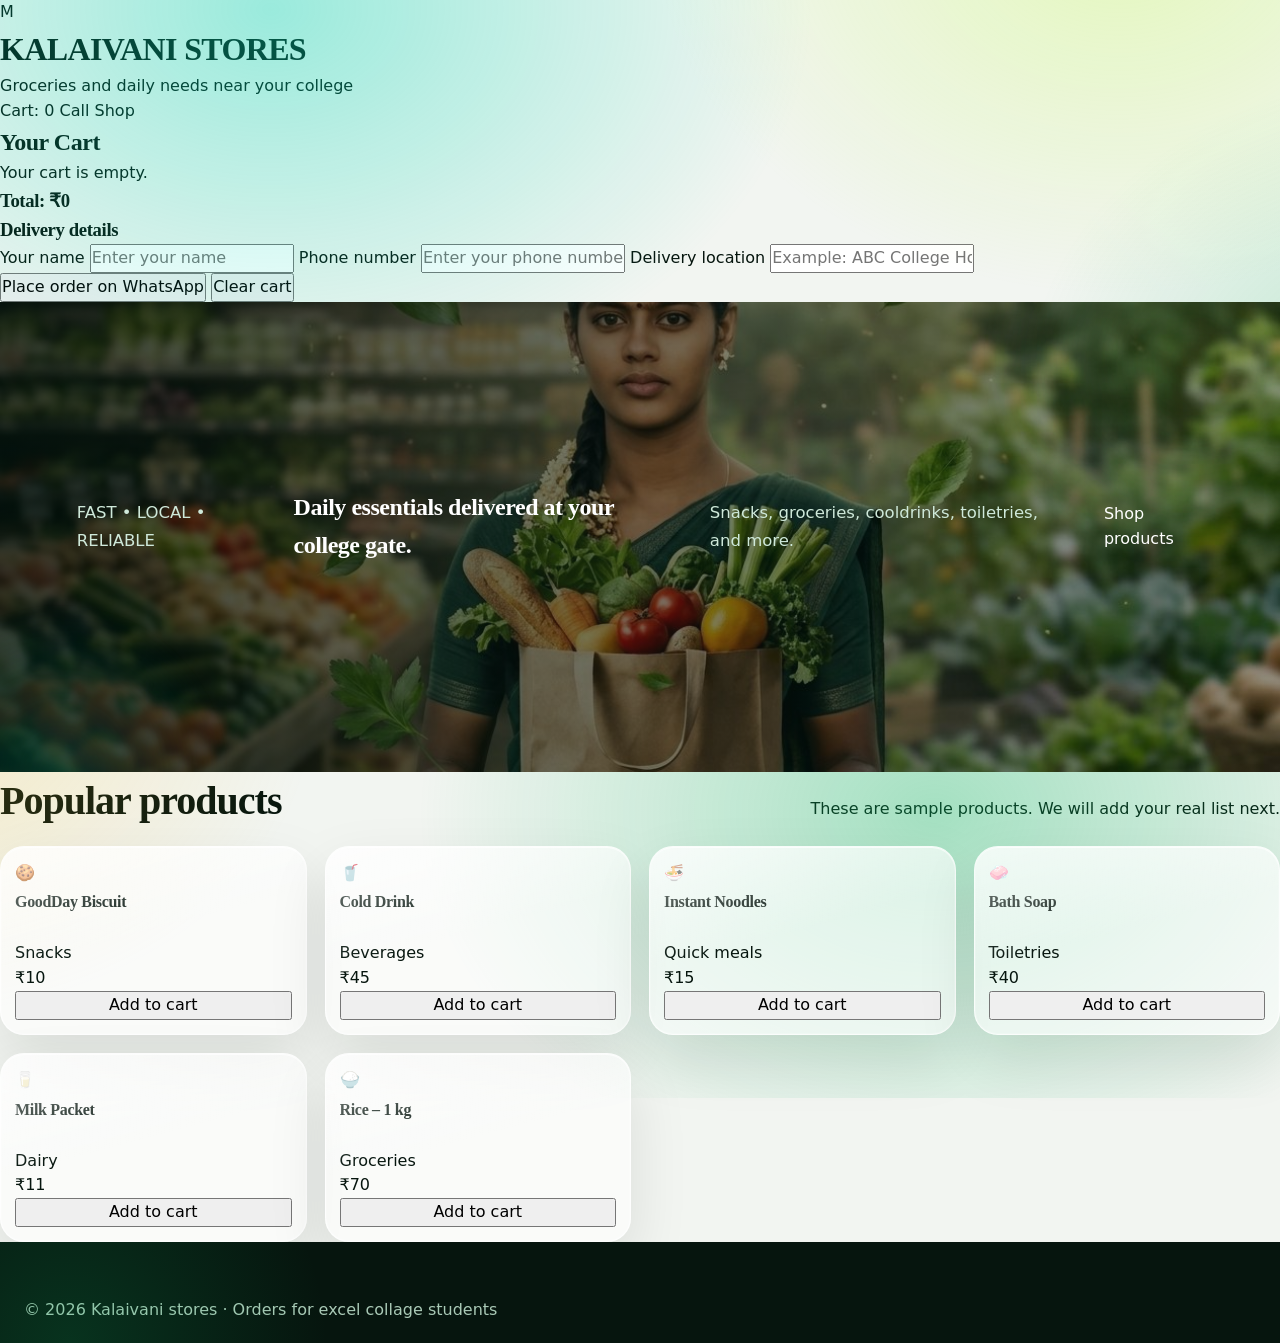
<file: intex.html>
<!DOCTYPE html>
<html lang="en">
<head>
  <meta charset="UTF-8">
  <meta name="viewport" content="width=device-width, initial-scale=1.0">
  <title>KALAIVANI STORES</title>
  <link rel="stylesheet" href="style.css">
</head>

<body>
  <header>
    <div class="logo">M</div>

    <div>
      <h1>KALAIVANI STORES</h1>
      <p>Groceries and daily needs near your college</p>
    </div>
  
<a class="cart-link" href="#cart">
  Cart: <span id="cart-count">0</span>
</a>
    <a class="call-button" href="tel:9876543210">Call Shop</a>
  </header>
<section id="cart" class="cart-section">
  <h2>Your Cart</h2>

  <div id="cart-items">
    <p>Your cart is empty.</p>
  </div>

  <h3>Total: <span id="cart-total">₹0</span></h3>

  <div class="checkout-form">
    <h3>Delivery details</h3>

    <label for="customer-name">Your name</label>
    <input id="customer-name" type="text" placeholder="Enter your name">

    <label for="customer-phone">Phone number</label>
    <input id="customer-phone" type="tel" placeholder="Enter your phone number">

    <label for="delivery-place">Delivery location</label>
    <input id="delivery-place" type="text" placeholder="Example: ABC College Hostel, Room 204">
  </div>

  <button id="whatsapp-order">Place order on WhatsApp</button>
  <button id="clear-cart">Clear cart</button>
</section>
  <main>
    <section class="hero">
      <p class="small-title">FAST • LOCAL • RELIABLE</p>
      <h2>Daily essentials delivered at your college gate.</h2>
      <p>Snacks, groceries, cooldrinks, toiletries, and more.</p>
      <a class="shop-button" href="#products">Shop products</a>
    </section>

    <section id="products">
      <div class="section-heading">
        <h2>Popular products</h2>
        <p>These are sample products. We will add your real list next.</p>
      </div>

      <div class="product-grid">
        <article class="product-card">
          <div class="product-image">🍪</div>
          <h3>GoodDay Biscuit</h3>
          <p class="category">Snacks</p>
          <p class="price">₹10</p>
          <button>Add to cart</button>
        </article>

        <article class="product-card">
          <div class="product-image">🥤</div>
          <h3>Cold Drink</h3>
          <p class="category">Beverages</p>
          <p class="price">₹45</p>
          <button>Add to cart</button>
        </article>

        <article class="product-card">
          <div class="product-image">🍜</div>
          <h3>Instant Noodles</h3>
          <p class="category">Quick meals</p>
          <p class="price">₹15</p>
          <button>Add to cart</button>
        </article>

        <article class="product-card">
          <div class="product-image">🧼</div>
          <h3>Bath Soap</h3>
          <p class="category">Toiletries</p>
          <p class="price">₹40</p>
          <button>Add to cart</button>
        </article>

        <article class="product-card">
          <div class="product-image">🥛</div>
          <h3>Milk Packet</h3>
          <p class="category">Dairy</p>
          <p class="price">₹11</p>
          <button>Add to cart</button>
        </article>

        <article class="product-card">
          <div class="product-image">🍚</div>
          <h3>Rice – 1 kg</h3>
          <p class="category">Groceries</p>
          <p class="price">₹70</p>
          <button>Add to cart</button>
        </article>
      </div>
    </section>
  </main>

  <footer>
    <p>© 2026 Kalaivani stores · Orders for excel collage students</p>
  </footer>
  <script src="script.js"></script>
</body>
</html>
</file>
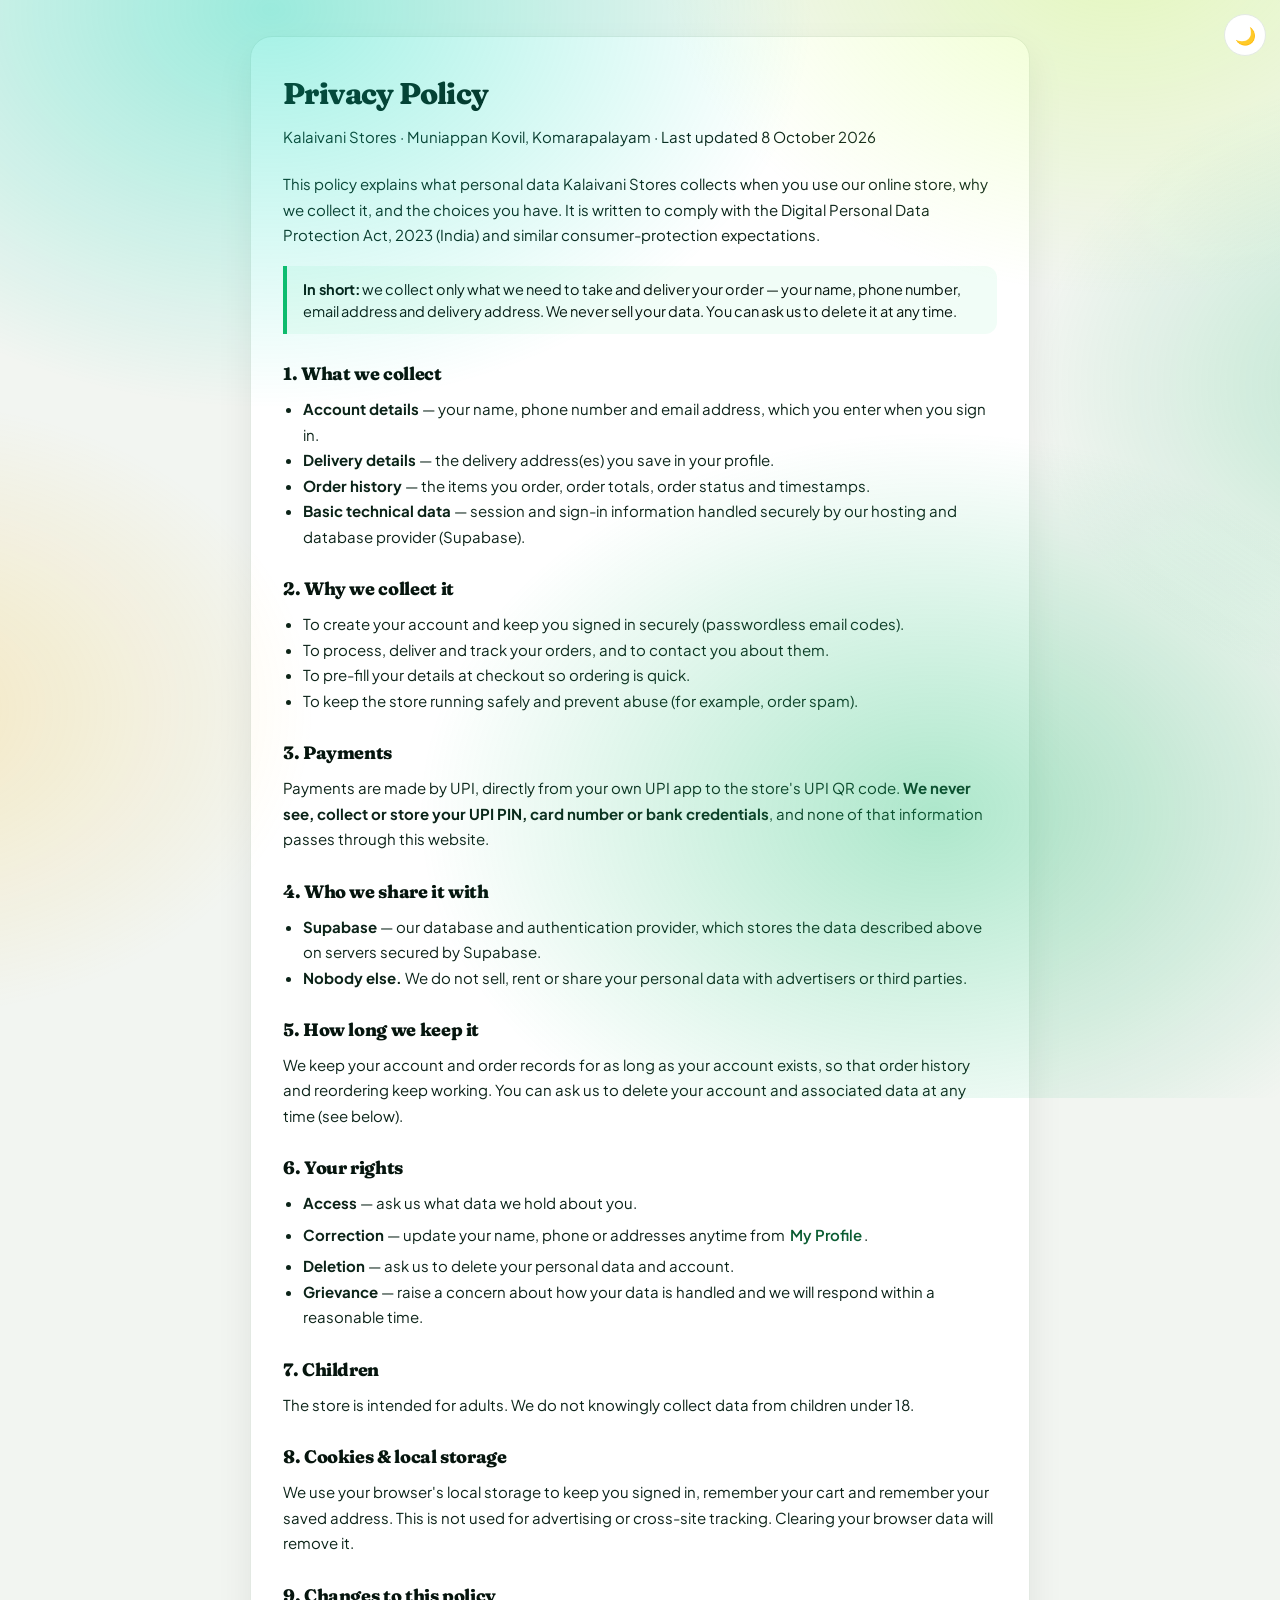
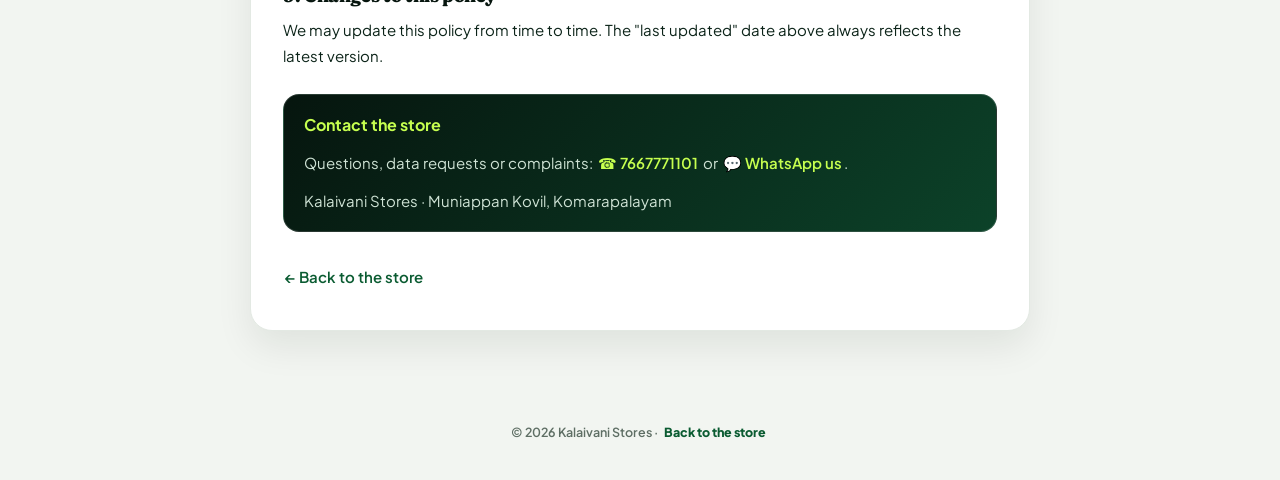
<file: privacy.html>
<!DOCTYPE html>
<html lang="en">
<head>
  <meta charset="UTF-8">
  <meta name="viewport" content="width=device-width, initial-scale=1.0, viewport-fit=cover">
  <meta name="theme-color" content="#06150E">
  <meta name="robots" content="index">
  <meta name="description" content="Privacy Policy – Kalaivani Stores. What we collect, why we collect it, and your choices under India's DPDP Act 2023.">
  <title>Privacy Policy – Kalaivani Stores</title>
    <link rel="icon" type="image/png" sizes="192x192" href="icon-192.png">
    <link rel="icon" type="image/png" sizes="32x32" href="favicon-32.png">
  <link rel="icon" type="image/png" sizes="16x16" href="favicon-16.png">
  <link rel="apple-touch-icon" href="apple-touch-icon.png">
<script>
  /* apply the stored / system theme before first paint (no flash) */
  (function () {
    var t = null;
    try { t = localStorage.getItem("ks-theme"); } catch (e) {}
    if (t !== "dark" && t !== "light") {
      t = (window.matchMedia && matchMedia("(prefers-color-scheme: dark)").matches) ? "dark" : "light";
    }
    var r = document.documentElement;
    r.setAttribute("data-theme", t);
    r.style.colorScheme = t;
  })();
</script>
<script src="theme.js?v=20261014b"></script>
<link rel="stylesheet" href="orders.css?v=20261014b">
  <link rel="preconnect" href="https://fonts.googleapis.com">
  <link rel="preconnect" href="https://fonts.gstatic.com" crossorigin>
  <link href="https://fonts.googleapis.com/css2?family=Fraunces:opsz,wght,SOFT,WONK@9..144,100..900,0..100,0..1&family=Plus+Jakarta+Sans:wght@400;500;600;700;800&display=swap" rel="stylesheet">
  <style>
    .legal-wrap{max-width:820px;margin:0 auto;padding:36px 20px 64px}
    .legal-card{background:var(--surface);border:1px solid var(--line);border-radius:22px;padding:34px 32px;box-shadow:var(--shadow)}
    .legal-card h1{font-family:Fraunces,serif;font-size:1.875rem;margin:0 0 6px;letter-spacing:-.02em}
    .legal-updated{color:var(--muted);font-size:0.84375rem;margin:0 0 22px}
    .legal-card h2{font-size:1.125rem;margin:26px 0 8px;color:var(--ink)}
    .legal-card p,.legal-card li{font-size:0.9375rem;line-height:1.7;color:var(--ink-2)}
    .legal-card ul{padding-left:20px;margin:8px 0}
    .legal-card a{color:var(--green-800);font-weight:600}
    .legal-note{background:var(--green-50);border-left:4px solid var(--green);padding:12px 16px;border-radius:0 12px 12px 0;margin:18px 0;font-size:0.90625rem}
    .legal-contact{background:var(--grad-ink);color:#e8f3ea;border:1px solid rgba(255,255,255,.14);border-radius:16px;padding:18px 20px;margin-top:26px}
    .legal-contact strong{color:#c6ff4f}
    .legal-contact p{color:#cfe3d5;margin:6px 0 0}
    .legal-contact a{color:#c6ff4f}
    /* MOBILE FIX (390px audit): comfortable tap targets on contact links */
    .legal-card a,.legal-contact a{display:inline-block;padding:6px 2px}
  </style>
  <link rel="canonical" href="https://kalaivanistores.in/privacy.html">
  <meta property="og:type" content="website">
  <meta property="og:site_name" content="Kalaivani Stores">
  <meta property="og:title" content="Privacy Policy - Kalaivani Stores">
  <meta property="og:description" content="Privacy Policy - Kalaivani Stores. What we collect, why we collect it, and your choices under India's DPDP Act 2023.">
  <meta property="og:url" content="https://kalaivanistores.in/privacy.html">
  <meta property="og:image" content="https://kalaivanistores.in/hero-bg.jpg">
  <meta property="og:image:alt" content="Kalaivani Stores – everyday groceries delivered locally">
  <meta name="twitter:card" content="summary_large_image">
  <meta name="twitter:title" content="Privacy Policy - Kalaivani Stores">
  <meta name="twitter:description" content="Privacy Policy - Kalaivani Stores. What we collect, why we collect it, and your choices under India's DPDP Act 2023.">
  <meta name="twitter:image" content="https://kalaivanistores.in/hero-bg.jpg">
  <link rel="manifest" href="manifest.webmanifest">
  <script>if ("serviceWorker" in navigator && location.protocol.indexOf("http") === 0) { window.addEventListener("load", function () { navigator.serviceWorker.register("sw.js").catch(function () {}); }); }</script>
</head>
<body>
  <button class="theme-toggle theme-toggle--float" type="button" data-theme-toggle aria-label="Switch to dark theme" title="Switch to dark theme"><span data-theme-icon aria-hidden="true">🌙</span></button>
  <main class="legal-wrap">
    <div class="legal-card">
      <h1>Privacy Policy</h1>
      <p class="legal-updated">Kalaivani Stores · Muniappan Kovil, Komarapalayam · Last updated 8 October 2026</p>

      <p>This policy explains what personal data Kalaivani Stores collects when you use our online store, why we collect it, and the choices you have. It is written to comply with the Digital Personal Data Protection Act, 2023 (India) and similar consumer-protection expectations.</p>

      <div class="legal-note">
        <strong>In short:</strong> we collect only what we need to take and deliver your order — your name, phone number, email address and delivery address. We never sell your data. You can ask us to delete it at any time.
      </div>

      <h2>1. What we collect</h2>
      <ul>
        <li><strong>Account details</strong> — your name, phone number and email address, which you enter when you sign in.</li>
        <li><strong>Delivery details</strong> — the delivery address(es) you save in your profile.</li>
        <li><strong>Order history</strong> — the items you order, order totals, order status and timestamps.</li>
        <li><strong>Basic technical data</strong> — session and sign-in information handled securely by our hosting and database provider (Supabase).</li>
      </ul>

      <h2>2. Why we collect it</h2>
      <ul>
        <li>To create your account and keep you signed in securely (passwordless email codes).</li>
        <li>To process, deliver and track your orders, and to contact you about them.</li>
        <li>To pre-fill your details at checkout so ordering is quick.</li>
        <li>To keep the store running safely and prevent abuse (for example, order spam).</li>
      </ul>

      <h2>3. Payments</h2>
      <p>Payments are made by UPI, directly from your own UPI app to the store's UPI QR code. <strong>We never see, collect or store your UPI PIN, card number or bank credentials</strong>, and none of that information passes through this website.</p>

      <h2>4. Who we share it with</h2>
      <ul>
        <li><strong>Supabase</strong> — our database and authentication provider, which stores the data described above on servers secured by Supabase.</li>
        <li><strong>Nobody else.</strong> We do not sell, rent or share your personal data with advertisers or third parties.</li>
      </ul>

      <h2>5. How long we keep it</h2>
      <p>We keep your account and order records for as long as your account exists, so that order history and reordering keep working. You can ask us to delete your account and associated data at any time (see below).</p>

      <h2>6. Your rights</h2>
      <ul>
        <li><strong>Access</strong> — ask us what data we hold about you.</li>
        <li><strong>Correction</strong> — update your name, phone or addresses anytime from <a href="profile.html">My Profile</a>.</li>
        <li><strong>Deletion</strong> — ask us to delete your personal data and account.</li>
        <li><strong>Grievance</strong> — raise a concern about how your data is handled and we will respond within a reasonable time.</li>
      </ul>

      <h2>7. Children</h2>
      <p>The store is intended for adults. We do not knowingly collect data from children under 18.</p>

      <h2>8. Cookies &amp; local storage</h2>
      <p>We use your browser's local storage to keep you signed in, remember your cart and remember your saved address. This is not used for advertising or cross-site tracking. Clearing your browser data will remove it.</p>

      <h2>9. Changes to this policy</h2>
      <p>We may update this policy from time to time. The "last updated" date above always reflects the latest version.</p>

      <div class="legal-contact">
        <strong>Contact the store</strong>
        <p>Questions, data requests or complaints: <a href="tel:7667771101">☎ 7667771101</a> or <a href="https://wa.me/917667771101" target="_blank" rel="noopener">💬 WhatsApp us</a>.</p>
        <p>Kalaivani Stores · Muniappan Kovil, Komarapalayam</p>
      </div>

      <p style="margin-top:26px"><a href="./index.html">← Back to the store</a></p>
    </div>
  </main>

  <footer class="page-footer">© 2026 Kalaivani Stores · <a href="./index.html">Back to the store</a></footer>
</body>
</html>
</file>
<file: style.css>
/* =============================================================
   KALAIVANI STORES — v4 "Fresh Market"
   Display type : Fraunces (soft serif, Plush-like) · Body : Plus Jakarta Sans
   Palette      : deep ink green + electric green + lime + teal
   ============================================================= */
:root{
  /* surfaces */
  --ink:#06150E;
  --ink-2:#0B2318;
  --ink-3:#123A26;
  --surface:#fff;
  --bg:#F2F5F1;
  --cream:#FBFCF9;

  /* greens */
  --green-950:#042614;
  --green-900:#073A1F;
  --green-800:#0A5B31;
  --green:#0FB967;
  --green-600:#0AA85D;
  --green-100:#E3FBEF;
  --green-50:#F1FDF7;

  /* accents */
  --lime:#C6FF4F;
  --teal:#00D9B8;
  --amber:#FFB020;
  --orange:#FF9F1C;
  --red:#E5484D;
  --red-text:#C1272D;           /* darker red for TEXT on light backgrounds (AA contrast) */
  --wa:#25D366;

  /* text + lines */
  --muted:#5E6E64;
  --line:#E3E9E3;

  /* effects */
  --grad:linear-gradient(120deg,#0A5B31,#0FB967 58%,#00D9B8);
  --grad-ink:linear-gradient(135deg,#06150E,#0C4229);
  --grad-lime:linear-gradient(120deg,#C6FF4F,#00D9B8);
  --grad-hero:radial-gradient(1100px 620px at 12% -10%,rgba(15,185,103,.45),transparent 60%),
              radial-gradient(820px 560px at 88% 18%,rgba(0,217,184,.34),transparent 62%),
              radial-gradient(700px 520px at 55% 130%,rgba(198,255,79,.20),transparent 60%),
              linear-gradient(150deg,#04180F,#062418 45%,#08351F);
  --shadow:0 16px 36px rgba(6,21,14,.08);
  --shadow-lg:0 34px 76px rgba(6,21,14,.18);
  --shadow-hover:0 26px 54px rgba(6,21,14,.15);

  /* shape */
  --radius:26px;
  --radius-sm:16px;
  --pill:999px;

  /* type */
  --font-display:"Fraunces","Plus Jakarta Sans",Georgia,"Times New Roman",serif;
  --font-body:"Plus Jakarta Sans",ui-sans-serif,system-ui,-apple-system,"Segoe UI",Arial,sans-serif;
  /* Fraunces variable axes — rounded "soft serif" character (Plush-like) */
  --display-axes:"SOFT" 60,"WONK" 0;

  /* glassmorphism */
  --glass-bg:rgba(255,255,255,.4);
  --glass-bg-strong:rgba(255,255,255,.58);
  --glass-line:rgba(255,255,255,.7);
  --glass-line-strong:rgba(255,255,255,.85);
  --glass-shadow:0 24px 60px rgba(6,21,14,.1);
  --glass-shadow-hover:0 30px 70px rgba(6,21,14,.16);
  --glass-edge:inset 0 1px 0 rgba(255,255,255,.65),inset 0 0 0 1px rgba(255,255,255,.16);
  --frost:blur(24px) saturate(160%);
  --frost-soft:blur(16px) saturate(150%);

  accent-color:var(--green);
  color-scheme:light;

  /* ---- surfaces used by individual components (light values) ----
     declared here so dark mode can simply redefine the tokens ---- */
  --surface-2:#F6F8F5;        /* faint fill: steppers, track button */
  --field:#fff;               /* inputs, search box */
  --chip:#fff;                /* small badges / stock pill */
  --sheen:linear-gradient(165deg,rgba(255,255,255,.6),rgba(255,255,255,0) 46%);
  --glass-soft:rgba(255,255,255,.5);
  --glass-mid:rgba(255,255,255,.44);
  --glass-hover:rgba(255,255,255,.72);
  --glass-top:rgba(255,255,255,.86);
  --on-ink:#fff;              /* text colour sitting on var(--ink) */
  --line-soft:rgba(6,21,14,.14);
  --edge-light:inset 0 1px 0 rgba(255,255,255,.9);
  --scrim:rgba(6,21,14,.30);
  --drawer-bg:linear-gradient(155deg,rgba(255,255,255,.8),rgba(246,248,245,.6));
  --sticky-bg:rgba(242,245,241,.55); /* translucent bar behind the sticky category strip */
  --sticky-shadow:rgba(6,21,14,.06);
  --footer-muted:#7EA28C;
  --on-ink-accent:#C6FF4F;      /* accent text on var(--ink) */
  --on-lime:#06150E;           /* text on a lime surface — dark in BOTH themes */
  --footer-bg:#06150E;         /* footer stays dark in both themes */

  --thumb:#C4D2C6;
  --thumb-hover:#9DB5A3;
  --pv-grad:linear-gradient(155deg,#EAFBF1,#DCF7E8 55%,#E9F6FF);
  --pv-grad-hover:linear-gradient(155deg,#DFF8EC,#CFF3E1 55%,#E1F5FF);
  --oos-bg:rgba(255,250,235,.9);
  --warn-soft:rgba(255,247,224,.7);
  --warn-soft-2:rgba(255,247,224,.9);
  --fg-warn:#8A6400;
  --fg-warn-2:#B0710A;
  --qty-bg:#F2FBF6;
}

/* =============================================================
   DARK THEME — applied when <html data-theme="dark">
   (theme.js writes that attribute from the stored choice or
   from prefers-color-scheme)
   ============================================================= */
:root[data-theme="dark"]{
  /* text flips to light */
  --ink:#EAF3EC;
  --ink-2:#D6E6DB;
  --ink-3:#BFD6C7;
  --muted:#9DB3A5;
  --on-ink:#06231A;

  /* surfaces go deep green-black */
  --bg:#07110B;
  --cream:#0C1A11;
  --surface:#0F2117;
  --surface-2:#0A1810;
  --field:#132A1D;
  --chip:#16301F;

  /* greens recoloured so they stay legible on dark */
  --green:#16D07E;
  --green-600:#12C470;
  --green-800:#6FE0A6;
  --green-900:#A9EEC8;
  --green-950:#D3F6E3;
  --green-100:#10281C;
  --green-50:#0C2015;

  --red:#FF7A80;
  --red-text:#FF7A80;
  --wa:#35DE7A;
  --amber:#FFC24D;
  --orange:#FFB443;

  --line:#21382B;
  --line-soft:rgba(255,255,255,.14);

  /* shadows read as depth against near-black */
  --shadow:0 16px 36px rgba(0,0,0,.45);
  --shadow-lg:0 34px 76px rgba(0,0,0,.62);
  --shadow-hover:0 26px 54px rgba(0,0,0,.55);

  /* glass: same idea, low-alpha white over a dark base */
  --glass-bg:rgba(255,255,255,.05);
  --glass-bg-strong:rgba(255,255,255,.08);
  --glass-soft:rgba(255,255,255,.05);
  --glass-mid:rgba(255,255,255,.05);
  --glass-hover:rgba(255,255,255,.10);
  --glass-top:rgba(255,255,255,.09);
  --glass-line:rgba(255,255,255,.12);
  --glass-line-strong:rgba(255,255,255,.18);
  --glass-shadow:0 24px 60px rgba(0,0,0,.5);
  --glass-shadow-hover:0 30px 70px rgba(0,0,0,.6);
  --glass-edge:inset 0 1px 0 rgba(255,255,255,.08),inset 0 0 0 1px rgba(255,255,255,.04);
  --edge-light:inset 0 1px 0 rgba(255,255,255,.10);
  --frost:blur(24px) saturate(140%);

  --sheen:linear-gradient(165deg,rgba(255,255,255,.07),rgba(255,255,255,0) 46%);
  --scrim:rgba(0,0,0,.6);
  --drawer-bg:linear-gradient(155deg,rgba(24,42,33,.94),rgba(9,20,14,.9));
  --sticky-bg:rgba(7,17,11,.88);        /* dark bar — the light value was washing out muted text */
  --sticky-shadow:rgba(0,0,0,.5);
  --footer-muted:#8FB39C;
  --on-ink-accent:#0A5B31;
  --on-lime:#06231A;           /* lime stays bright, so its text stays dark */
  --footer-bg:#050D08;

  --thumb:#2E4636;
  --thumb-hover:#3E5C48;
  --pv-grad:linear-gradient(155deg,#0E2419,#10301F 55%,#0D2A2E);
  --pv-grad-hover:linear-gradient(155deg,#123326,#143C2A 55%,#113437);
  --oos-bg:rgba(28,22,8,.88);
  --warn-soft:rgba(255,176,32,.14);
  --warn-soft-2:rgba(255,176,32,.18);
  --fg-warn:#FFD48A;
  --fg-warn-2:#FFC97A;
  --qty-bg:#0C2015;
  color-scheme:dark;
}

*{box-sizing:border-box;margin:0;padding:0}
[hidden]{display:none!important}
html{scroll-behavior:smooth;-webkit-text-size-adjust:100%;overflow-x:clip}
html,body{max-width:100%;overflow-x:clip}
body{
  font-family:var(--font-body);
  background:var(--bg);
  color:var(--ink);
  line-height:1.55;
  font-variation-settings:var(--display-axes);
  -webkit-font-smoothing:antialiased;
  text-rendering:optimizeLegibility;
  overscroll-behavior-x:none;
}
body::before{
  content:"";position:fixed;inset:-22%;z-index:0;pointer-events:none;
  background:
    radial-gradient(42% 44% at 30% 16%,rgba(0,217,184,.36),transparent 70%),
    radial-gradient(36% 40% at 76% 10%,rgba(198,255,79,.32),transparent 70%),
    radial-gradient(40% 42% at 66% 78%,rgba(15,185,103,.34),transparent 70%),
    radial-gradient(32% 34% at 10% 70%,rgba(255,191,32,.22),transparent 70%),
    radial-gradient(30% 34% at 92% 45%,rgba(15,185,103,.24),transparent 70%);
  animation:blobDrift 26s ease-in-out infinite alternate;
  will-change:transform;
}
@keyframes blobDrift{
  from{transform:translate3d(-2.2%,-1.4%,0) scale(1)}
  to{transform:translate3d(2.4%,1.8%,0) scale(1.07)}
}
/* Freeze the ambient blobs while the user scrolls - less GPU load, smoother feel */
body.scroll-busy::before{animation-play-state:paused}
h1,h2,h3,.display{font-family:var(--font-display);letter-spacing:-.02em;font-weight:800}
h1,h2{font-variation-settings:var(--display-axes)}
a{color:inherit;text-decoration:none}
button,input,select,textarea{font:inherit}
button{cursor:pointer;touch-action:manipulation;-webkit-tap-highlight-color:transparent;
  transition:background-color .16s,color .16s,border-color .16s,transform .16s,box-shadow .16s}
a,select,.cat-tab,.qty-btn,.ci-btn,.float-cart{-webkit-tap-highlight-color:transparent}
button:focus-visible,a:focus-visible,input:focus-visible,select:focus-visible{outline:3px solid var(--amber);outline-offset:2px}
::selection{background:var(--lime);color:var(--on-lime)}
::-webkit-scrollbar{width:11px;height:11px}
::-webkit-scrollbar-thumb{background:var(--thumb);border-radius:999px;border:3px solid var(--bg)}
::-webkit-scrollbar-thumb:hover{background:var(--thumb-hover)}
::-webkit-scrollbar-track{background:transparent}

.skip-link{position:absolute;left:-9999px;top:auto;width:1px;height:1px;overflow:hidden;clip:rect(0 0 0 0)}
.skip-link:focus{position:fixed;left:16px;top:16px;width:auto;height:auto;clip:auto;background:var(--ink);color:var(--on-ink-accent);
  padding:11px 18px;border-radius:var(--pill);z-index:999;font-weight:800;font-size:0.8125rem}

main,#shop{scroll-margin-top:120px}

/* ============================ HEADER ========================= */
.site-header{
  height:78px;background:var(--glass-top);
  backdrop-filter:blur(18px) saturate(1.6);-webkit-backdrop-filter:blur(18px) saturate(1.6);
  border-bottom:1px solid var(--line);
  box-shadow:0 10px 34px rgba(6,21,14,.06);
  display:flex;align-items:center;gap:20px;
  padding:0 max(5%,calc((100% - 1320px)/2));
  position:sticky;top:0;z-index:100;
}
.brand{display:flex;align-items:center;gap:12px;min-width:236px}
.logo-mark{
  width:46px;height:46px;border-radius:15px;background:var(--grad-ink);color:var(--lime);
  display:grid;place-items:center;font-family:var(--font-display);font-weight:800;font-size:0.9375rem;
  letter-spacing:.5px;box-shadow:0 8px 20px rgba(6,21,14,.28);flex:none;
  border:1px solid rgba(198,255,79,.28);
}
.logo-img{width:46px;height:46px;border-radius:15px;object-fit:cover;display:block;flex:none;
  background:var(--field);box-shadow:0 8px 20px rgba(6,21,14,.28)}
.brand strong{display:block;font-family:var(--font-display);font-size:1.1875rem;font-weight:800;letter-spacing:-.3px}
.brand small{display:block;color:var(--muted);font-size:0.6875rem;font-weight:600;margin-top:1px;letter-spacing:.1px}

.header-search{
  min-height:48px;display:flex;align-items:center;gap:11px;
  background:var(--surface);border:1.5px solid var(--line);border-radius:var(--pill);
  padding:0 17px;flex:1;max-width:560px;margin:auto;
  transition:border-color .16s,box-shadow .16s,background-color .16s;
}
.header-search>span{font-size:1.375rem;line-height:0;color:#8B9A8F}
.header-search input{border:0;background:transparent;outline:0;width:100%;font-size:0.90625rem;font-weight:600;color:var(--ink)}
.header-search input::placeholder{color:#9AA79E;font-weight:500}
.header-search:focus-within{border-color:var(--green);background:var(--field);box-shadow:0 0 0 4px rgba(15,185,103,.14)}
.icon-btn{border:0;background:transparent;color:#8B9A8F;font-size:1.375rem;display:none}

.header-actions{display:flex;gap:9px}
.call-btn,.cart-btn,.track-btn{
  min-height:44px;border-radius:var(--pill);padding:0 17px;display:flex;align-items:center;gap:8px;
  font-size:0.8125rem;font-weight:800;letter-spacing:-.1px;
}
.call-btn{border:1.5px solid var(--line);background:var(--field);color:var(--ink)}
.call-btn:hover{border-color:var(--green);color:var(--green-800);transform:translateY(-2px);box-shadow:var(--shadow)}
.track-btn{border:1.5px solid var(--line-soft);background:var(--surface-2);color:var(--ink);cursor:pointer}
.track-btn:hover{background:var(--ink);color:var(--on-ink-accent);border-color:var(--ink);transform:translateY(-2px)}
.cart-btn{border:0;background:var(--grad);color:#fff;position:relative;box-shadow:0 10px 24px rgba(15,185,103,.32)}
.cart-btn:hover{transform:translateY(-2px);box-shadow:0 14px 30px rgba(15,185,103,.42)}
.cart-badge{position:absolute;right:-6px;top:-6px;background:var(--red);min-width:21px;height:21px;padding:0 5px;
  border-radius:var(--pill);display:none;place-items:center;font-size:0.65625rem;font-weight:800;
  border:2px solid #fff;box-shadow:0 4px 10px rgba(229,72,77,.45)}

/* ======================= THEME TOGGLE ======================== */
.theme-toggle{
  width:46px;min-height:46px;flex:none;display:grid;place-items:center;
  border:1px solid var(--glass-line-strong);border-radius:15px;
  background:var(--glass-soft);
  backdrop-filter:blur(12px) saturate(1.5);-webkit-backdrop-filter:blur(12px) saturate(1.5);
  color:var(--ink);cursor:pointer;font-size:1.1875rem;line-height:1;padding:0;
  box-shadow:0 6px 18px rgba(6,21,14,.12),var(--edge-light);
  transition:background-color .16s,box-shadow .16s,transform .16s;
}
.theme-toggle:hover{background:var(--glass-hover);transform:translateY(-2px);
  box-shadow:0 10px 24px rgba(6,21,14,.18),var(--edge-light)}
.theme-toggle:focus-visible{outline:3px solid var(--green);outline-offset:2px}
/* pages without a header (login, privacy) pin it to the corner */
.theme-toggle--float{position:fixed;top:14px;right:14px;z-index:320;background:var(--glass-top)}

/* =================== NAV DRAWER (☰ left, glassmorphism) ====== */
.nav-toggle{
  width:46px;height:46px;flex:none;display:grid;place-items:center;
  border:1px solid var(--glass-line-strong);border-radius:15px;
  background:var(--glass-soft);
  backdrop-filter:blur(12px) saturate(1.5);-webkit-backdrop-filter:blur(12px) saturate(1.5);
  color:var(--ink);cursor:pointer;
  box-shadow:0 6px 18px rgba(6,21,14,.12),var(--edge-light);
  transition:background-color .16s,box-shadow .16s,transform .16s}
.nav-toggle:hover{background:var(--glass-hover);transform:translateY(-2px);
  box-shadow:0 10px 24px rgba(6,21,14,.18),var(--edge-light)}
/* animated bars ☰ → ✕ (driven by aria-expanded) */
.nav-bars{position:relative;display:block;width:21px;height:15px}
.nav-bars i{position:absolute;left:0;width:100%;height:2.5px;border-radius:3px;background:currentColor;
  transition:transform .3s cubic-bezier(.4,0,.2,1),opacity .18s,top .3s cubic-bezier(.4,0,.2,1)}
.nav-bars i:nth-child(1){top:0}
.nav-bars i:nth-child(2){top:6px}
.nav-bars i:nth-child(3){top:12px}
.nav-toggle[aria-expanded="true"] .nav-bars i:nth-child(1){top:6px;transform:rotate(45deg)}
.nav-toggle[aria-expanded="true"] .nav-bars i:nth-child(2){opacity:0;transform:scaleX(.2)}
.nav-toggle[aria-expanded="true"] .nav-bars i:nth-child(3){top:6px;transform:rotate(-45deg)}

.nav-backdrop{
  position:fixed;inset:0;background:var(--scrim);
  backdrop-filter:blur(12px) saturate(1.3);-webkit-backdrop-filter:blur(12px) saturate(1.3);
  opacity:0;visibility:hidden;z-index:1190;
  transition:opacity .28s,visibility 0s linear .28s}
.nav-backdrop.open{opacity:1;visibility:visible;transition:opacity .28s,visibility 0s}
/* the glass header stays above the veil while open so ☰→✕ stays visible/tappable */
body.nav-open .site-header{position:sticky;top:0;z-index:1210}
.nav-drawer{
  position:fixed;top:var(--hdr-h,78px);left:0;bottom:0;width:min(320px,86vw);z-index:1200;
  display:flex;flex-direction:column;
  background:var(--drawer-bg);
  backdrop-filter:blur(26px) saturate(1.8);-webkit-backdrop-filter:blur(26px) saturate(1.8);
  border-right:1px solid var(--glass-line-strong);
  box-shadow:14px 0 46px rgba(6,21,14,.22);
  transform:translateX(-101%);visibility:hidden;
  transition:transform .3s cubic-bezier(.4,0,.2,1),visibility 0s linear .3s}
.nav-drawer.open{transform:translateX(0);visibility:visible;
  transition:transform .3s cubic-bezier(.4,0,.2,1),visibility 0s}
.nav-drawer-list{flex:1;display:flex;flex-direction:column;gap:7px;padding:14px 12px;overflow-y:auto}
.nav-item{
  display:flex;align-items:center;gap:14px;padding:14px 16px;
  font-family:inherit;font-size:0.9375rem;font-weight:700;color:var(--ink);
  text-decoration:none;text-align:left;cursor:pointer;
  background:var(--glass-soft);border:1px solid var(--glass-line-strong);border-radius:14px;
  box-shadow:0 4px 14px rgba(6,21,14,.07);
  transition:background-color .16s,padding-left .16s,box-shadow .16s}
.nav-item:hover{background:var(--glass-hover);padding-left:22px;
  box-shadow:0 8px 22px rgba(6,21,14,.13)}
.nav-item-logout{color:var(--red-text)}
.nav-item-logout:hover{background:rgba(255,238,238,.92)}
/* theme switch row - light/dark toggle lives inside the drawer */
.nav-drawer-theme{
  display:flex;align-items:center;gap:12px;width:calc(100% - 24px);
  margin:0 12px 8px;padding:13px 16px;
  background:var(--glass-mid);border:1px solid var(--glass-line);border-radius:14px;
  backdrop-filter:blur(8px);-webkit-backdrop-filter:blur(8px);
  color:var(--ink);font-family:inherit;font-size:0.875rem;font-weight:800;
  cursor:pointer;text-align:left;transition:background-color .16s;
}
.nav-drawer-theme:hover{background:var(--glass-hover)}
.nav-drawer-theme:focus-visible{outline:3px solid var(--green);outline-offset:2px}
.nav-drawer-theme .dt-label{flex:1}
.switch{position:relative;flex:none;width:44px;height:26px;border-radius:999px;
  background:var(--field);border:1.5px solid var(--line);transition:background-color .2s,border-color .2s}
.switch i{position:absolute;top:2px;left:2px;width:19px;height:19px;border-radius:50%;
  background:var(--muted);transition:transform .2s,background-color .2s}
html[data-theme="dark"] .nav-drawer-theme .switch{background:var(--green);border-color:var(--green)}
html[data-theme="dark"] .nav-drawer-theme .switch i{transform:translateX(18px);background:#06231A}
.nav-drawer-foot{
  margin:4px 12px 14px;padding:13px 16px;
  background:var(--glass-mid);border:1px solid var(--glass-line);border-radius:14px;
  backdrop-filter:blur(8px);-webkit-backdrop-filter:blur(8px);
  font-size:0.78125rem;color:var(--muted);line-height:1.7}
.nav-drawer-foot a{color:var(--green-800);font-weight:700;text-decoration:none}
/* items float in one-by-one whenever the drawer opens */
.nav-drawer.open .nav-item{animation:navIn .38s cubic-bezier(.2,.8,.3,1) both}
.nav-drawer.open .nav-item:nth-child(1){animation-delay:.05s}
.nav-drawer.open .nav-item:nth-child(2){animation-delay:.12s}
.nav-drawer.open .nav-item:nth-child(3){animation-delay:.19s}
.nav-drawer.open .nav-item:nth-child(4){animation-delay:.26s}
@keyframes navIn{from{opacity:0;transform:translateX(-18px)}to{opacity:1;transform:translateX(0)}}
/* lock the VIEWPORT while the drawer is open (root overflow propagates to the
   viewport); never on body - body{overflow:hidden} turns body into a scroll
   container, which breaks the sticky header and does not lock scrolling */
html.nav-locked{overflow:hidden}

/* ============================ HERO =========================== */
.hero{
  max-width:1400px;margin:auto;min-height:470px;
  padding:76px max(6%,calc((100% - 1260px)/2)) 96px;
  background:linear-gradient(90deg,rgba(4,20,13,.8) 0%,rgba(4,20,13,.55) 46%,rgba(5,24,15,.4) 100%),
    url("hero-bg.jpg") center/cover no-repeat,var(--grad-hero);
  color:#fff;
  display:flex;align-items:center;justify-content:space-between;gap:34px;
  overflow:hidden;position:relative;isolation:isolate;
}
.hero::before,.hero::after{content:"";position:absolute;border-radius:50%;filter:blur(4px);pointer-events:none;z-index:0}
.hero::before{width:420px;height:420px;right:-120px;top:-150px;background:radial-gradient(circle,rgba(198,255,79,.16),transparent 70%)}
.hero::after{width:340px;height:340px;left:-110px;bottom:-170px;background:radial-gradient(circle,rgba(0,217,184,.16),transparent 70%)}
.hero>*{position:relative;z-index:2}

.hero-copy{max-width:660px}
.eyebrow{
  display:inline-flex;align-items:center;gap:8px;
  background:rgba(198,255,79,.14);border:1px solid rgba(198,255,79,.4);
  color:var(--lime);border-radius:var(--pill);
  padding:7px 15px;font-size:0.65625rem;font-weight:800;letter-spacing:1.6px;
}
.hero h1{
  font-size:clamp(40px,5.6vw,74px);line-height:.98;letter-spacing:-.025em;
  margin:20px 0 20px;text-wrap:balance;font-weight:800;
}
.hero h1 em{font-style:normal;background:var(--grad-lime);-webkit-background-clip:text;background-clip:text;
  color:transparent;-webkit-text-fill-color:transparent}
.hero p{font-size:1.03125rem;line-height:1.7;color:#CFE9DA;max-width:560px;font-weight:500}
.hero-actions{display:flex;gap:12px;margin-top:30px;flex-wrap:wrap}

.primary-btn,.secondary-btn{
  border:0;border-radius:var(--pill);padding:15px 26px;font-size:0.90625rem;font-weight:800;
  display:inline-flex;align-items:center;justify-content:center;gap:7px;
  letter-spacing:-.1px;transition:transform .16s,box-shadow .16s,background-color .16s,border-color .16s,color .16s;
}
.primary-btn{background:var(--lime);color:var(--on-lime);box-shadow:0 14px 30px rgba(198,255,79,.26)}
.primary-btn:hover{transform:translateY(-3px);box-shadow:0 20px 38px rgba(198,255,79,.36)}
.primary-btn:active{transform:translateY(0)}
.primary-btn:disabled{opacity:.6;cursor:not-allowed;transform:none}
.secondary-btn{background:rgba(255,255,255,.08);border:1.5px solid rgba(255,255,255,.32);color:#fff}
.secondary-btn:hover{background:rgba(255,255,255,.16);transform:translateY(-3px)}

.trust-row{display:flex;gap:10px;flex-wrap:wrap;margin-top:26px}
.trust-row span{
  background:rgba(255,255,255,.08);border:1px solid rgba(255,255,255,.18);
  border-radius:var(--pill);padding:8px 15px;font-size:0.75rem;font-weight:700;color:#DCF6E6;
}

/* ============================ BENEFITS (bento) =============== */
.benefits{
  max-width:1200px;margin:-44px auto 0;position:relative;z-index:5;
  display:grid;grid-template-columns:repeat(4,1fr);gap:16px;
}
.benefits div{
  background:var(--glass-bg-strong);border:1px solid var(--glass-line);border-radius:24px;
  padding:22px 20px;display:grid;grid-template-columns:52px 1fr;column-gap:14px;align-items:center;
  box-shadow:var(--glass-shadow),var(--glass-edge);
  transition:transform .2s,box-shadow .2s,border-color .2s;
}
.benefits div:hover{transform:translateY(-5px);box-shadow:var(--glass-shadow-hover),var(--glass-edge);border-color:rgba(15,185,103,.4)}
.benefits span{grid-row:1/3;width:52px;height:52px;border-radius:16px;background:var(--green-50);
  display:grid;place-items:center;font-size:1.625rem;border:1px solid var(--green-100)}
.benefits strong{font-family:var(--font-display);font-size:0.90625rem;font-weight:800;letter-spacing:-.2px}
.benefits small{font-size:0.75rem;color:var(--muted);font-weight:600}

/* ============================ SHOP SECTION =================== */
.shop-section{max-width:1200px;margin:auto;padding:76px 24px 44px;position:relative;overflow-x:clip}
.shop-section::before{content:"";position:absolute;width:560px;height:560px;border-radius:50%;
  background:radial-gradient(circle,rgba(0,217,184,.2),transparent 70%);left:-200px;top:40px;pointer-events:none}
.shop-section::after{content:"";position:absolute;width:480px;height:480px;border-radius:50%;
  background:radial-gradient(circle,rgba(198,255,79,.16),transparent 70%);right:-160px;bottom:-40px;pointer-events:none}
.shop-section>*{position:relative;z-index:1}
.section-heading{display:flex;align-items:flex-end;justify-content:space-between;gap:20px;margin-bottom:24px}
.section-heading h2{font-size:clamp(28px,3.4vw,40px);line-height:1.05;letter-spacing:-.025em;margin-top:8px;text-wrap:balance}
.section-kicker{
  display:inline-block;font-size:0.65625rem;font-weight:800;letter-spacing:1.8px;
  color:var(--green-800);background:var(--green-100);border-radius:var(--pill);padding:5px 13px;
}
.result-count{color:var(--muted);font-size:0.78125rem;font-weight:700}
.sync-note{color:var(--muted);font-size:0.71875rem;font-weight:700}
.section-tools{display:flex;align-items:center;gap:12px;flex-wrap:wrap;justify-content:flex-end}
.sort-select{
  border:1.5px solid var(--line);background:var(--field);border-radius:var(--pill);padding:11px 34px 11px 17px;
  font-size:0.8125rem;font-weight:700;color:var(--ink);outline:0;cursor:pointer;appearance:none;
  background-image:url("data:image/svg+xml,%3Csvg xmlns='http://www.w3.org/2000/svg' width='11' height='7'%3E%3Cpath d='M1 1l4.5 4.5L10 1' stroke='%2306150E' stroke-width='1.8' fill='none' stroke-linecap='round'/%3E%3C/svg%3E");
  background-repeat:no-repeat;background-position:right 15px center;
  transition:border-color .16s,box-shadow .16s;
}
.sort-select:hover{border-color:#BFD6C6}
.sort-select:focus-visible{border-color:var(--green);box-shadow:0 0 0 4px rgba(15,185,103,.14)}

.category-wrap{padding:8px 0 14px;overflow:auto;scrollbar-width:none}
.category-wrap::-webkit-scrollbar{display:none}
.category-bar{display:flex;gap:9px;min-width:max-content}
.cat-tab{
  border:1px solid var(--glass-line-strong);background:var(--glass-mid);color:var(--muted);
  padding:11px 20px;font-size:0.84375rem;font-weight:800;border-radius:var(--pill);white-space:nowrap;
  box-shadow:var(--glass-edge);
  transition:background-color .16s,color .16s,border-color .16s,box-shadow .16s,transform .16s;
}
.cat-tab:hover{color:var(--green-800);border-color:rgba(15,185,103,.55);background:var(--glass-hover);transform:translateY(-2px)}
.cat-tab.active{color:var(--on-ink);background:var(--ink);border-color:var(--ink);box-shadow:0 10px 22px rgba(6,21,14,.25)}

.quick-links{display:flex;gap:9px;flex-wrap:wrap;margin:20px 0 22px}
.quick-links button{
  border:1.5px dashed rgba(159,217,183,.6);background:var(--glass-soft);border-radius:var(--pill);
  padding:10px 17px;color:var(--ink);font-size:0.78125rem;font-weight:800;
  transition:background-color .16s,color .16s,border-color .16s,transform .16s,box-shadow .16s;
}
.quick-links button:hover{border-color:var(--ink);border-style:solid;background:var(--lime);color:var(--on-lime);transform:translateY(-2px);box-shadow:0 10px 20px rgba(6,21,14,.12)}
.quick-links button.active{
  border-style:solid;border-color:var(--ink);background:var(--lime);color:var(--on-lime);
  transform:none;box-shadow:0 10px 22px rgba(198,255,79,.38);
}
.quick-links button.active::before{content:"✓ ";font-weight:900}

/* ============================ PRODUCT GRID =================== */
.product-grid{display:grid;grid-template-columns:repeat(4,minmax(0,1fr));gap:18px}
.product-card{
  background:var(--glass-bg-strong);border:1px solid var(--glass-line);border-radius:24px;padding:14px;
  display:flex;flex-direction:column;min-width:0;
  position:relative;
  box-shadow:var(--glass-shadow),var(--glass-edge);
  transition:transform .22s,box-shadow .22s,border-color .22s,background-color .22s;
}
.product-card::before{content:"";position:absolute;inset:0;border-radius:inherit;pointer-events:none;
  background:var(--sheen)}
.product-card:hover{box-shadow:var(--glass-shadow-hover),var(--glass-edge);transform:translateY(-6px);
  border-color:rgba(15,185,103,.45);background:var(--glass-bg-strong)}
.product-visual{
  height:182px;border-radius:18px;position:relative;margin-bottom:14px;overflow:hidden;
  background:var(--pv-grad);
  display:grid;place-items:center;
}
.product-card:hover .product-visual{background:var(--pv-grad-hover)}
.product-icon{font-size:4.5rem;filter:drop-shadow(0 8px 12px rgba(6,21,14,.14));transition:transform .25s}
.product-card:hover .product-icon{transform:scale(1.1) rotate(-4deg)}
.product-img{width:100%;height:100%;object-fit:cover;transition:transform .3s}
.product-card:hover .product-img{transform:scale(1.06)}
.price-badge{
  position:absolute;top:11px;left:11px;background:var(--chip);border:1.5px solid var(--line);
  border-radius:var(--pill);color:var(--ink);font-size:0.59375rem;font-weight:800;
  padding:5px 11px;letter-spacing:.4px;text-transform:uppercase;box-shadow:0 6px 14px rgba(6,21,14,.08);
}
.featured-badge{
  position:absolute;top:11px;right:11px;background:var(--lime);color:var(--on-lime);
  border-radius:var(--pill);font-size:0.59375rem;font-weight:800;padding:5px 11px;
  letter-spacing:.3px;box-shadow:0 8px 18px rgba(198,255,79,.5);
}
.oos-stamp{
  position:absolute;inset:0;background:var(--oos-bg);display:grid;place-items:center;
  color:var(--fg-warn);font-size:0.6875rem;font-weight:800;letter-spacing:.5px;text-transform:uppercase;
  border-radius:18px;border:1.5px solid rgba(255,176,32,.35);backdrop-filter:blur(2px);
}
.card-oos .product-visual{filter:grayscale(.5);opacity:.9}
.product-card.active-oos .product-visual{filter:grayscale(.15) blur(1.2px);opacity:.92}
.product-card.active-oos .product-visual .oos-stamp{filter:none;backdrop-filter:blur(2px)}

.product-cat{font-size:0.59375rem;text-transform:uppercase;letter-spacing:1.2px;color:var(--muted);font-weight:800}
.product-card h3{font-size:1rem;line-height:1.25;letter-spacing:-.02em;margin:7px 0 9px;min-height:40px;
  display:-webkit-box;-webkit-line-clamp:2;-webkit-box-orient:vertical;overflow:hidden}
.product-meta{display:flex;align-items:baseline;gap:8px;margin-top:auto}
.product-meta .price-val{font-family:var(--font-display);font-size:1.4375rem;font-weight:800;color:var(--ink);
  font-variant-numeric:tabular-nums;letter-spacing:-.03em}
.product-meta .unit-val{font-size:0.6875rem;color:var(--muted);font-weight:700}

.variant-row{display:flex;gap:6px;flex-wrap:wrap;margin:7px 0 4px}
.variant-chip{
  border:1.5px solid rgba(159,217,183,.55);background:var(--glass-bg-strong);
  border-radius:var(--pill);padding:6px 13px;
  font-size:0.71875rem;font-weight:800;color:var(--muted);cursor:pointer;
  transition:background-color .16s,color .16s,border-color .16s,transform .16s;
}
.variant-chip:hover{border-color:#9FD9B7;color:var(--green-800);transform:translateY(-1px)}
.variant-chip.active{background:var(--green-100);color:var(--green-900);border-color:var(--green)}
.variant-chip.out{color:var(--fg-warn);border-color:rgba(255,176,32,.55);background:var(--warn-soft)}
.variant-chip.out:hover{color:var(--fg-warn);border-color:rgba(255,176,32,.8);transform:none}
.variant-chip.out .chip-oos{font-style:normal;font-size:0.53125rem;font-weight:800;text-transform:uppercase;
  letter-spacing:.5px;margin-left:5px;color:var(--fg-warn-2);opacity:.9}
.soldout-chip{display:inline-flex;align-items:center;gap:7px;border:1.5px dashed rgba(255,176,32,.6);
  color:var(--fg-warn);background:var(--warn-soft-2);border-radius:var(--pill);
  padding:10px 16px;font-size:0.75rem;font-weight:800;letter-spacing:.2px;margin-top:2px}

.add-controls{margin-top:13px}
.add-btn{
  width:100%;min-height:44px;border:0;border-radius:var(--pill);
  background:var(--ink);color:var(--on-ink);font-size:0.84375rem;font-weight:800;letter-spacing:-.1px;
  transition:background-color .16s,color .16s,box-shadow .16s,transform .16s;
}
.add-btn:hover{background:var(--grad);color:#fff;box-shadow:0 12px 24px rgba(15,185,103,.3);transform:translateY(-2px)}
.qty-box{display:none;height:46px;border:1.5px solid var(--ink);border-radius:var(--pill);
  overflow:hidden;align-items:center;justify-content:space-between;background:var(--field)}
.qty-box.visible{display:flex}
.qty-btn,.ci-btn{border:0;background:transparent;color:var(--ink);font-weight:800}
.qty-btn{width:46px;height:100%;font-size:1.3125rem}
.qty-btn:hover,.ci-btn:hover{background:var(--green-100);color:var(--green-900)}
.qty-input{width:46px;border:0;background:transparent;text-align:center;font-size:0.9375rem;font-weight:800;
  color:var(--ink);outline:0;-moz-appearance:textfield;font-family:var(--font-display)}
.qty-input::-webkit-inner-spin-button,.qty-input::-webkit-outer-spin-button{-webkit-appearance:none;margin:0}
.qty-field{flex:1;display:flex;align-items:center;justify-content:center;gap:2px;min-width:0}
.qty-unit{font-size:0.71875rem;font-weight:800;color:var(--green-800)}
.qty-total{display:block;font-size:0.71875rem;font-weight:700;color:var(--muted);margin-top:7px;text-align:center;font-variant-numeric:tabular-nums}
.qty-total[hidden]{display:none}
.anyqty-tag{display:inline-flex;align-items:center;gap:4px;margin-top:11px;padding:3px 11px;
  border-radius:var(--pill);background:var(--green-100);color:var(--green-800);
  font-size:0.65625rem;font-weight:800;letter-spacing:.02em;line-height:1.4}
.card-weight .qty-box{background:var(--qty-bg);border-color:var(--green)}
.card-weight .qty-box:hover{border-color:#7FCEA3}
.card-weight .qty-total{color:var(--green-800)}
.qty-num{font-size:0.8125rem;font-weight:800}

.empty-state{text-align:center;padding:74px 20px;background:var(--glass-bg);border:1px dashed rgba(159,217,183,.75);border-radius:26px;backdrop-filter:var(--frost-soft);-webkit-backdrop-filter:var(--frost-soft);box-shadow:var(--glass-edge)}
.empty-state>div{font-size:2.875rem}
.empty-state h3{font-size:1.375rem;margin:10px 0 6px;letter-spacing:-.03em}
.empty-state p{color:var(--muted);margin-bottom:18px;font-weight:600}
.empty-state .secondary-btn{background:var(--ink);color:var(--on-ink-accent);border-color:var(--ink)}
.empty-state .secondary-btn:hover{background:var(--green-800);border-color:var(--green-800)}

/* ============================ HOW IT WORKS =================== */
.how-section{background:var(--grad-ink);padding:78px 24px;color:#fff;position:relative;overflow:hidden}
.how-section::before{content:"";position:absolute;width:560px;height:560px;border-radius:50%;
  background:radial-gradient(circle,rgba(15,185,103,.24),transparent 70%);right:-180px;top:-220px}
.centered{display:block;text-align:center;position:relative;z-index:2}
.how-section .section-kicker{background:rgba(198,255,79,.14);color:var(--lime);border:1px solid rgba(198,255,79,.34)}
.centered h2{color:#fff;margin-bottom:34px}
.steps{max-width:1060px;margin:auto;display:grid;grid-template-columns:repeat(3,1fr);gap:18px;position:relative;z-index:2}
.steps article{
  background:rgba(255,255,255,.06);border:1.5px solid rgba(255,255,255,.14);
  border-radius:24px;padding:30px 26px;position:relative;backdrop-filter:blur(8px);
  transition:transform .2s,box-shadow .2s,border-color .2s;
}
.steps article:hover{transform:translateY(-6px);border-color:rgba(198,255,79,.4);box-shadow:0 26px 54px rgba(0,0,0,.3)}
.steps b{
  position:absolute;right:20px;top:16px;font-family:var(--font-display);font-size:2.75rem;font-weight:800;
  color:transparent;-webkit-text-stroke:1.5px rgba(198,255,79,.45);line-height:1;
}
.steps span{font-size:2.125rem;display:inline-block}
.steps h3{font-size:1.1875rem;margin:16px 0 8px;letter-spacing:-.03em;color:#fff}
.steps p{font-size:0.84375rem;color:#B8D8C6;line-height:1.65;font-weight:500}

/* ============================ ABOUT ========================== */
.about-section{max-width:1200px;margin:auto;padding:74px 24px}
.about-card{
  background:linear-gradient(125deg,#06150E,#0A4429 52%,#0FB967 130%);
  border-radius:34px;color:#fff;padding:52px;display:grid;grid-template-columns:1.5fr .8fr;gap:44px;
  align-items:center;box-shadow:var(--shadow-lg);position:relative;overflow:hidden;
}
.about-card::before{content:"";position:absolute;width:320px;height:320px;border-radius:50%;
  background:radial-gradient(circle,rgba(198,255,79,.2),transparent 70%);right:-90px;top:-110px}
.about-card>*{position:relative;z-index:2}
.about-card h2{font-size:clamp(30px,3.6vw,44px);line-height:1.06;margin:16px 0 14px;letter-spacing:-.03em}
.about-card p{color:#C7EED6;max-width:620px;font-size:0.96875rem;line-height:1.7;font-weight:500}
.about-card .section-kicker{background:rgba(198,255,79,.16);color:var(--lime);border:1px solid rgba(198,255,79,.34)}
.contact-card{
  background:rgba(255,255,255,.08);border:1.5px solid rgba(255,255,255,.16);
  border-radius:24px;padding:26px;backdrop-filter:blur(10px);
}
.contact-card strong{font-family:var(--font-display);font-size:1.25rem;letter-spacing:-.03em}
.contact-card p{font-size:0.8125rem;margin:6px 0 14px;color:#B8D8C6}
.contact-card a{
  display:flex;align-items:center;gap:9px;color:#fff;font-weight:800;font-size:0.84375rem;
  padding:12px 14px;border-radius:14px;background:rgba(255,255,255,.07);margin-top:9px;
  transition:background-color .16s,transform .16s;
}
.contact-card a:hover{background:rgba(198,255,79,.16);transform:translateX(3px)}

/* ============================ FOOTER ========================= */
footer{background:var(--footer-bg);color:#A9C9B6;padding:56px 24px 20px;position:relative;overflow:hidden}
footer::before{content:"";position:absolute;width:520px;height:520px;border-radius:50%;
  background:radial-gradient(circle,rgba(15,185,103,.18),transparent 70%);left:-190px;bottom:-260px}
.footer-main{max-width:1200px;margin:auto;display:grid;grid-template-columns:2fr 1fr 1fr;gap:34px;position:relative;z-index:2}
.footer-brand{display:flex;align-items:center;gap:11px;color:#fff;margin-bottom:12px;font-family:var(--font-display);font-size:1.0625rem}
.footer-brand .logo-mark{width:38px;height:38px;border-radius:12px;font-size:0.8125rem}
.footer-main p,.footer-main span,.footer-main a{font-size:0.8125rem;color:#93B7A2;display:block;margin-top:9px;font-weight:500}
.footer-main a:hover{color:var(--lime)}
.footer-main>div>strong{
  color:#fff;font-family:var(--font-display);font-size:0.84375rem;letter-spacing:.6px;
  text-transform:uppercase;font-weight:800;
}
.footer-bottom{
  max-width:1200px;margin:34px auto 0;padding-top:18px;position:relative;z-index:2;
  border-top:1px solid rgba(255,255,255,.1);font-size:0.71875rem;color:var(--footer-muted);
}
.footer-bottom a{color:var(--lime);font-weight:700}
.footer-ver{
  margin-left:10px;padding:3px 10px;border:1px solid rgba(198,255,79,.32);border-radius:var(--pill);
  font-size:0.625rem;color:var(--lime);font-weight:700;
}

/* ============================ FLOATING CART ================== */
.float-cart{
  display:none;position:fixed;left:50%;bottom:18px;transform:translateX(-50%);z-index:150;
  width:min(92%,410px);border:0;border-radius:var(--pill);
  background:var(--grad-ink);color:#fff;padding:14px 20px;
  box-shadow:0 20px 48px rgba(6,21,14,.4);
  align-items:center;justify-content:space-between;text-align:left;
  transition:transform .2s,box-shadow .2s;
}
.float-cart::after{content:"";position:absolute;inset:0;border-radius:var(--pill);
  border:1.5px solid rgba(198,255,79,.34);pointer-events:none}
.float-cart:hover{transform:translateX(-50%) translateY(-3px);box-shadow:0 26px 56px rgba(6,21,14,.5)}
.float-cart.show{display:flex}
.float-cart span{display:flex;flex-direction:column}
.float-cart b{font-size:0.75rem;color:var(--lime);font-weight:700}
.float-cart small{font-size:0.90625rem;font-weight:800;letter-spacing:-.1px}
.float-cart>strong{font-family:var(--font-display);font-size:1.375rem;font-weight:800;color:var(--lime);font-variant-numeric:tabular-nums}

/* ============================ TOAST ========================== */
.toast{
  position:fixed;left:50%;bottom:28px;transform:translate(-50%,22px);
  background:var(--ink);color:var(--on-ink);padding:13px 20px;border-radius:var(--pill);
  font-size:0.8125rem;font-weight:700;opacity:0;pointer-events:none;z-index:500;
  box-shadow:var(--shadow-lg);transition:opacity .2s,transform .2s;max-width:90vw;text-align:center;
}
.toast.show{opacity:1;transform:translate(-50%,0)}

/* ============================ ORDER CONFIRM ================== */
.order-confirm{position:fixed;inset:0;z-index:400;display:none}
.order-confirm.open{display:flex}
.overlay-bg{flex:1;border:0;padding:0;background:rgba(4,15,9,.72);backdrop-filter:blur(7px);-webkit-backdrop-filter:blur(7px);cursor:pointer}
.oc-card{
  width:min(450px,100%);max-height:92vh;overflow:auto;
  background:rgba(9,30,19,.74);border-left:1px solid rgba(255,255,255,.16);border-right:1px solid rgba(255,255,255,.16);
  backdrop-filter:blur(26px) saturate(150%);-webkit-backdrop-filter:blur(26px) saturate(150%);
  color:#fff;display:flex;flex-direction:column;
  animation:ocPop .45s cubic-bezier(.18,.89,.32,1.28) both;margin:auto;border-radius:0;
  box-shadow:0 -12px 70px rgba(0,0,0,.35);
}
@keyframes ocPop{from{opacity:0;transform:translateY(36px) scale(.96)}to{opacity:1;transform:translateY(0) scale(1)}}
.oc-hero{
  background:linear-gradient(160deg,rgba(6,21,14,.92),rgba(10,58,39,.6) 70%,rgba(6,21,14,.3));
  border-bottom:1px solid rgba(255,255,255,.1);
  color:#fff;text-align:center;padding:42px 26px 46px;position:relative;overflow:hidden;
}
.oc-hero::before{content:"";position:absolute;width:300px;height:300px;border-radius:50%;
  background:radial-gradient(circle,rgba(198,255,79,.24),transparent 70%);right:-110px;top:-130px}
.oc-hero::after{content:"";position:absolute;width:260px;height:260px;border-radius:50%;
  background:radial-gradient(circle,rgba(0,217,184,.2),transparent 70%);left:-120px;bottom:-150px}
.oc-anim{position:relative;width:84px;height:84px;margin:0 auto 18px;z-index:2}
.oc-anim::before{content:"";position:absolute;inset:-15px;border-radius:50%;
  background:radial-gradient(circle,rgba(198,255,79,.32),transparent 68%)}
.oc-ring{position:absolute;inset:0;width:100%;height:100%;transform:rotate(-90deg)}
.oc-ring-circle,.oc-tick{fill:none;stroke:var(--lime);stroke-linecap:round;stroke-linejoin:round}
.oc-ring-circle{stroke-width:6;stroke-dasharray:265;stroke-dashoffset:265;transition:stroke-dashoffset .6s cubic-bezier(.65,.05,.36,1) .15s}
.oc-ring-circle.drawn{stroke-dashoffset:0}
.oc-tick{stroke-width:5;stroke-dasharray:60;stroke-dashoffset:60;transition:stroke-dashoffset .45s cubic-bezier(.65,.05,.36,1) .55s;
  filter:drop-shadow(0 0 6px rgba(198,255,79,.55))}
.oc-tick.drawn{stroke-dashoffset:0}
.oc-hero h2{font-size:1.6875rem;margin:0 0 7px;letter-spacing:-.03em;position:relative;z-index:2}
.oc-hero p{font-size:0.8125rem;color:#BFE7CF;margin:0;position:relative;z-index:2;font-weight:500}
.oc-body{padding:24px 24px 4px}
.oc-pay{
  text-align:center;background:rgba(255,255,255,.13);border:1px solid rgba(255,255,255,.22);border-radius:22px;padding:18px;
  backdrop-filter:var(--frost-soft);-webkit-backdrop-filter:var(--frost-soft);
  box-shadow:var(--glass-edge);
  margin-bottom:18px;animation:ocFadeUp .4s ease .65s both;
}
.oc-pay-head{display:flex;align-items:center;gap:8px;justify-content:center;margin-bottom:12px}
.oc-pay-head span{font-size:1.1875rem}
.oc-pay-head strong{font-family:var(--font-display);font-size:0.90625rem;letter-spacing:-.02em;color:#fff}
.oc-pay-head small{display:block;color:#BCDACA;font-size:0.65625rem;margin-left:2px;font-weight:600}
.oc-qr{display:grid;place-items:center;margin-bottom:12px}
.oc-qr canvas,.oc-qr .pay-qr-img{width:172px;height:172px;border-radius:16px;border:1px solid rgba(255,255,255,.22);object-fit:contain}
.oc-pay-amount{font-family:var(--font-display);font-size:1.625rem;font-weight:800;color:var(--lime);
  margin-bottom:12px;font-variant-numeric:tabular-nums;letter-spacing:-.03em}
.pay-upi-btn{
  display:inline-block;width:100%;padding:14px;border:1px solid rgba(255,255,255,.25);border-radius:var(--pill);
  background:var(--grad);color:#fff;font-size:0.875rem;font-weight:800;text-align:center;text-decoration:none;
  box-shadow:0 12px 26px rgba(15,185,103,.3);transition:box-shadow .16s,transform .16s;
}
.pay-upi-btn:hover{box-shadow:0 16px 32px rgba(15,185,103,.42);transform:translateY(-2px)}
.oc-vpa{display:block;margin-top:10px;color:#A9C9B6;font-size:0.71875rem;font-weight:700;letter-spacing:.3px}
.oc-number-box{
  text-align:center;background:rgba(255,255,255,.13);border:1px solid rgba(198,255,79,.3);
  border-radius:22px;padding:20px;margin-bottom:18px;animation:ocFadeUp .4s ease .7s both;
  backdrop-filter:var(--frost-soft);-webkit-backdrop-filter:var(--frost-soft);
  box-shadow:var(--glass-edge);
}
.oc-number-box span,.oc-number-box small{display:block;color:#9FC4AF;font-size:0.65625rem;font-weight:700;
  text-transform:uppercase;letter-spacing:1px}
.oc-number-box strong{display:block;font-family:var(--font-display);font-size:1.8125rem;letter-spacing:.5px;
  color:var(--lime);margin:7px 0;font-variant-numeric:tabular-nums}
.oc-number-box small{text-transform:none;letter-spacing:0}
.oc-number-box small a{color:var(--lime);font-weight:800;text-decoration:underline}
@keyframes ocFadeUp{from{opacity:0;transform:translateY(12px)}to{opacity:1;transform:translateY(0)}}
.oc-meta{display:grid;grid-template-columns:repeat(3,1fr);gap:11px;margin-bottom:18px}
.oc-meta div{background:rgba(255,255,255,.13);border:1px solid rgba(255,255,255,.22);border-radius:18px;padding:13px;animation:ocFadeUp .4s ease .8s both;backdrop-filter:var(--frost-soft);-webkit-backdrop-filter:var(--frost-soft);box-shadow:var(--glass-edge)}
.oc-meta div:nth-child(2){animation-delay:.85s}
.oc-meta div:nth-child(3){animation-delay:.9s}
.oc-meta span{display:block;color:#9FC4AF;font-size:0.59375rem;font-weight:800;text-transform:uppercase;letter-spacing:.7px}
.oc-meta strong{display:block;font-family:var(--font-display);font-size:0.84375rem;color:#fff;margin-top:4px;word-break:break-word}
.oc-items{border-top:1px solid rgba(255,255,255,.16);padding-top:8px}
.oc-item{display:flex;justify-content:space-between;gap:12px;align-items:baseline;padding:8px 0;font-size:0.8125rem}
.oc-item span{color:#BFE7CF;flex:1;font-weight:600}
.oc-item strong{color:#fff;font-weight:800;font-variant-numeric:tabular-nums;white-space:nowrap}
.oc-total{border-top:1px solid rgba(255,255,255,.16);margin-top:6px;padding-top:14px}
.oc-total span{margin:0;font-weight:800;color:#fff}
.oc-total strong{font-family:var(--font-display);font-size:1.375rem;color:var(--lime);letter-spacing:-.03em}
.oc-actions{display:grid;gap:11px;padding:22px 24px 30px;animation:ocFadeUp .4s ease .95s both}
.oc-actions .secondary-btn{text-align:center;border-color:var(--line);color:var(--ink);background:var(--field)}
.oc-actions .secondary-btn:hover{border-color:var(--ink);background:var(--lime);color:var(--on-lime)}

/* ============================ KEYFRAMES ====================== */
@keyframes slide{from{transform:translateX(100%)}to{transform:translateX(0)}}
@keyframes slideUp{from{transform:translateY(100%)}to{transform:translateY(0)}}

/* ============================ REDUCED MOTION ================= */
@media(prefers-reduced-motion:reduce){
  html{scroll-behavior:auto}
  *,*:before,*:after{animation-duration:.01ms!important;animation-iteration-count:1!important;transition-duration:.01ms!important}
  .product-card:hover,.steps article:hover,.benefits div:hover{transform:none}
}

/* ==================== RENDER PERFORMANCE ===================== */
/* Skip layout/paint for off-screen static sections - keeps scrolling smooth */
.benefits{content-visibility:auto;contain-intrinsic-size:auto 320px}
.how-section{content-visibility:auto;contain-intrinsic-size:auto 540px}
.about-section{content-visibility:auto;contain-intrinsic-size:auto 440px}
footer{content-visibility:auto;contain-intrinsic-size:auto 360px}

/* ============================ RESPONSIVE ===================== */
@media(max-width:1100px){
}
@media(max-width:900px){
  .site-header{padding:0 3%;gap:12px}
  .brand{min-width:auto}
  .brand small{display:none}
  .header-search{max-width:none}
  .hero{padding:64px 5% 84px;min-height:0}
  .benefits{margin:-30px 18px 0;grid-template-columns:repeat(2,1fr)}
  .product-grid{grid-template-columns:repeat(3,minmax(0,1fr))}
  .about-card{grid-template-columns:1fr;padding:40px 30px}
  .footer-main{grid-template-columns:1.5fr 1fr 1fr}
  .benefits div{grid-template-columns:46px 1fr;padding:18px 16px}
  .benefits span{width:46px;height:46px;font-size:1.4375rem;border-radius:14px}
}
@media(max-width:640px){
  .site-header{height:auto;min-height:0;padding:calc(10px + env(safe-area-inset-top,0px)) 4% 8px;gap:10px;flex-wrap:wrap;position:static;margin-bottom:0}
  .brand{min-width:0;flex:1}
  .brand strong{font-size:1rem;white-space:nowrap;overflow:hidden;text-overflow:ellipsis}
  .logo-mark{width:39px;height:39px;border-radius:12px;font-size:0.8125rem}
  .logo-img{width:39px;height:39px;border-radius:12px}
  .header-actions{margin-left:auto;gap:7px}
  .call-btn span,.cart-btn span,.track-btn span{display:none}
  .call-btn,.cart-btn,.track-btn{width:44px;min-height:44px;padding:0;justify-content:center}
  .header-search{order:3;position:static;flex:1 1 100%;margin:4px 0 4px;min-height:48px;max-width:none}
  .header-search input{font-size:max(1rem,16px)}

  .hero{padding:36px 5% 74px;min-height:0;text-align:center;background:
    linear-gradient(180deg,rgba(4,20,13,.84) 0%,rgba(5,24,15,.58) 55%,rgba(4,20,13,.94) 100%),
    url("hero-bg.jpg") center/cover no-repeat,var(--grad-hero)}
  .hero h1{font-size:clamp(34px,11vw,46px);letter-spacing:-.03em;margin-left:auto;margin-right:auto;max-width:22ch}
  .hero p{font-size:0.9375rem;margin-left:auto;margin-right:auto;max-width:38ch;line-height:1.62}
  .hero-actions{margin-top:24px;flex-direction:column;align-items:stretch;gap:10px}
  .hero-actions .primary-btn,.hero-actions .secondary-btn{width:100%;padding:16px;font-size:0.96875rem;min-height:51px}
  .trust-row{gap:8px;justify-content:center}
  .trust-row span{padding:7px 13px;font-size:0.71875rem}

  .benefits{margin:-38px 14px 0;grid-template-columns:repeat(2,1fr);gap:11px}
  .benefits div{padding:15px 13px;grid-template-columns:42px 1fr;column-gap:11px;border-radius:20px}
  .benefits span{width:42px;height:42px;font-size:1.3125rem;border-radius:13px}
  .benefits strong{font-size:0.8125rem}
  .benefits small{font-size:0.6875rem}

  .shop-section{padding:52px 4% 34px}
  .section-heading{flex-direction:column;align-items:flex-start;gap:12px}
  .section-heading h2{font-size:1.6875rem}
  .section-tools{width:100%;justify-content:space-between;gap:9px}
  .sort-select{flex:1;min-height:46px;font-size:0.8125rem}
  .result-count{display:none}

  .category-wrap{position:sticky;top:0;z-index:90;background:var(--sticky-bg);margin:0 -4%;
    padding:10px 4% 14px;border-bottom:1px solid var(--glass-line-strong);
    backdrop-filter:blur(20px) saturate(160%);-webkit-backdrop-filter:blur(20px) saturate(160%);
    box-shadow:0 6px 18px var(--sticky-shadow)}
  .cat-tab{padding:12px 18px;font-size:0.8125rem;min-height:44px}

  .quick-links{gap:7px;margin:16px 0 18px}
  .quick-links button{min-height:42px;padding:0 15px;font-size:0.78125rem}

  .product-grid{gap:12px;grid-template-columns:repeat(2,minmax(0,1fr))}
  .product-card{padding:11px;border-radius:20px}
  .product-visual{height:130px;border-radius:15px}
  .product-icon{font-size:3.375rem}
  .product-card h3{font-size:0.84375rem;min-height:34px}
  .product-meta .price-val{font-size:1.1875rem}
  .product-meta .unit-val{font-size:0.625rem}
  .variant-chip{min-height:36px;padding:6px 13px;font-size:0.71875rem}
  .add-controls{margin-top:12px}
  .add-btn,.qty-box{min-height:46px}
  .qty-btn{width:46px;font-size:1.4375rem}

  .empty-state{padding:52px 18px}
  .empty-state .secondary-btn{width:100%}

  .how-section{padding:56px 4%}
  .centered h2{margin-bottom:26px}
  .steps{grid-template-columns:1fr;gap:13px}
  .steps article{padding:24px 20px}
  .steps b{font-size:2.375rem;right:16px;top:14px}
  .steps h3{font-size:1.09375rem}

  .about-section{padding:52px 4%}
  .about-card{padding:32px 22px;border-radius:26px;gap:28px}
  .about-card h2{font-size:1.75rem}
  .contact-card a{min-height:48px;align-items:center}

  .footer-main{grid-template-columns:1fr 1fr;gap:24px}
  .footer-main>div:first-child{grid-column:1/-1}
  .footer-main a{min-height:34px;display:flex;align-items:center}
  footer{padding:44px 4% 18px}

  .float-cart{width:calc(100% - 24px);bottom:calc(14px + env(safe-area-inset-bottom));padding:15px 18px}
  .float-cart>strong{font-size:1.375rem}
  body:has(.float-cart.show){padding-bottom:110px}

  .oc-card{border-radius:0;max-height:96dvh}
  .oc-hero{padding:34px 20px 38px}
  .oc-meta{grid-template-columns:1fr}
  .oc-body{padding:22px 18px 4px}
  .oc-actions{padding:22px 18px calc(30px + env(safe-area-inset-bottom))}
  .oc-pay-amount{font-size:1.875rem}
  .oc-qr canvas,.oc-qr .pay-qr-img{width:196px;height:196px}
  .oc-number-box strong{font-size:1.6875rem}

  .toast{bottom:calc(24px + env(safe-area-inset-bottom));font-size:0.84375rem;padding:13px 20px}
}
@media(min-width:641px) and (max-width:900px){
  .product-visual{height:155px}
  .product-icon{font-size:3.625rem}
}
@media(max-width:360px){
  .product-grid{grid-template-columns:1fr 1fr;gap:9px}
  .product-visual{height:110px}
  .product-card h3{font-size:0.75rem}
  .hero h1{font-size:2rem}
  .benefits{grid-template-columns:1fr}
}

/* ------------------------------------------------------------
   Temporarily closed panel (shown below categories, in place of products)
   ------------------------------------------------------------ */
.closed-panel{
  position:relative;overflow:hidden;
  margin-top:18px;text-align:center;color:#fff;border-radius:30px;padding:52px 26px;
  background-image:
    linear-gradient(180deg,rgba(0,0,0,.66),rgba(0,0,0,.84)),
    url("closed-bg.jpg");
  background-size:cover;
  background-position:center;
  background-repeat:no-repeat;
  border:1.5px solid rgba(255,255,255,.14);
  box-shadow:0 26px 50px rgba(0,0,0,.32),inset 0 1px 0 rgba(255,255,255,.14);
}
.closed-panel > *{position:relative;z-index:1}
.closed-ico{font-size:3.125rem;display:block;margin-bottom:14px}
.closed-brand{
  display:inline-block;font-size:0.71875rem;font-weight:800;letter-spacing:.16em;text-transform:uppercase;
  color:#fff;background:rgba(255,255,255,.1);border:1px solid rgba(255,255,255,.24);
  padding:5px 14px;border-radius:999px;margin-bottom:16px;
}
.closed-title{margin:0 0 10px;font-family:var(--font-display);font-size:1.75rem;letter-spacing:-.02em}
.closed-msg{margin:0;font-size:0.96875rem;line-height:1.6;color:rgba(255,255,255,.92);white-space:pre-line}
.closed-sub{margin:20px 0 0;font-size:0.78125rem;color:rgba(255,255,255,.6);font-weight:600}

/* ---------- MOBILE FIXES (390px audit) - iOS input zoom + tap targets ---------- */
.qty-input{font-size:max(1rem,16px)}
@media (max-width:900px){.sort-select{font-size:max(1rem,16px)}}
@media (max-width:640px){.footer-main a{min-height:44px}}
</file>
<file: orders.css>
/* =============================================================
   KALAIVANI STORES — v4 "Fresh Market"
   Shared stylesheet: cart · login · orders · profile
   Display type : Fraunces (soft serif, Plush-like) · Body : Plus Jakarta Sans
   ============================================================= */
:root{
  --ink:#06150E;
  --ink-2:#0B2318;
  --surface:#fff;
  --bg:#F2F5F1;
  --cream:#FBFCF9;

  --green-950:#042614;
  --green-900:#073A1F;
  --green-800:#0A5B31;
  --green:#0FB967;
  --green-600:#0AA85D;
  --green-100:#E3FBEF;
  --green-50:#F1FDF7;

  --lime:#C6FF4F;
  --teal:#00D9B8;
  --amber:#FFB020;
  --orange:#FF9F1C;
  --red:#E5484D;
  --red-text:#C1272D;           /* darker red for TEXT on light backgrounds (AA contrast) */
  --wa:#25D366;

  --muted:#5E6E64;
  --line:#E3E9E3;

  --grad:linear-gradient(120deg,#0A5B31,#0FB967 58%,#00D9B8);
  --grad-ink:linear-gradient(135deg,#06150E,#0C4229);
  --grad-lime:linear-gradient(120deg,#C6FF4F,#00D9B8);

  --shadow:0 16px 36px rgba(6,21,14,.08);
  --shadow-lg:0 34px 76px rgba(6,21,14,.18);
  --shadow-hover:0 26px 54px rgba(6,21,14,.15);

  --radius:26px;
  --radius-sm:16px;
  --pill:999px;

  --font-display:"Fraunces","Plus Jakarta Sans",Georgia,"Times New Roman",serif;
  --font-body:"Plus Jakarta Sans",ui-sans-serif,system-ui,-apple-system,"Segoe UI",Arial,sans-serif;
  /* Fraunces variable axes — rounded "soft serif" character (Plush-like) */
  --display-axes:"SOFT" 60,"WONK" 0;

  /* glassmorphism */
  --glass-bg:rgba(255,255,255,.4);
  --glass-bg-strong:rgba(255,255,255,.58);
  --glass-line:rgba(255,255,255,.7);
  --glass-line-strong:rgba(255,255,255,.85);
  --glass-shadow:0 24px 60px rgba(6,21,14,.1);
  --glass-shadow-hover:0 30px 70px rgba(6,21,14,.16);
  --glass-edge:inset 0 1px 0 rgba(255,255,255,.65),inset 0 0 0 1px rgba(255,255,255,.16);
  --frost:blur(24px) saturate(160%);
  --frost-soft:blur(16px) saturate(150%);

  accent-color:var(--green);
  color-scheme:light;

  /* ---- component surfaces (light values; dark mode redefines them) ---- */
  --surface-2:#F6F8F5;
  --field:#fff;
  --readonly:#EEF3EF;
  --thumb:#C4D2C6;
  --thumb-hover:#9DB5A3;
  --muted-line:#DFE7E1;
  --muted-text:#93A69A;
  --field-line:#C7D8CC;
  --field-line-2:#D3E1D8;

  --glass-soft:rgba(255,255,255,.5);
  --glass-mid:rgba(255,255,255,.45);
  --glass-top:rgba(255,255,255,.88);

  --on-ink:#fff;              /* text on var(--ink) */
  --on-ink-accent:#C6FF4F;    /* accent text on var(--ink) */
  --on-lime:#06150E;          /* text on a lime surface — dark in BOTH themes */
  --qr-bg:#fff;               /* QR panels stay light so they still scan */

  /* status colours — semantic so dark mode can retune them */
  --danger-bg:#FDECEE;
  --danger-soft:#FEF6F7;
  --danger-line:#F3CFD3;
  --danger-line-2:#E9A0A7;
  --danger-line-3:#F7D4D7;
  --warn-bg:#FFF3DE;
  --warn-bg-2:#FFF8E8;
  --warn-line:#F7E0B4;
  --warn-line-2:#F5E4BE;
  --warn-text:#8A5B00;
  --warn-text-2:#7A5B11;
  --info-bg:#E7F0FF;
  --info-line:#C9DBFB;
  --info-text:#1D4ED8;
  --green-line:#BCEBD1;
  --green-line-2:#9FD9B7;
  --green-line-3:#BFD8C8;
  --green-tint-1:#EAFBF1;
  --green-tint-2:#DCF7E8;
}

/* =============================================================
   DARK THEME — <html data-theme="dark">
   ============================================================= */
:root[data-theme="dark"]{
  --ink:#EAF3EC;
  --ink-2:#D6E6DB;
  --muted:#9DB3A5;
  --on-ink:#06231A;
  --on-ink-accent:#0A5B31;
  --on-lime:#06231A;          /* lime stays bright, so its text stays dark */

  --bg:#07110B;
  --cream:#0C1A11;
  --surface:#0F2117;
  --surface-2:#0A1810;
  --field:#132A1D;
  --readonly:#0D1F16;

  --green:#16D07E;
  --green-600:#12C470;
  --green-800:#6FE0A6;
  --green-900:#A9EEC8;
  --green-950:#D3F6E3;
  --green-100:#10281C;
  --green-50:#0C2015;

  --red:#FF7A80;
  --red-text:#FF7A80;
  --wa:#35DE7A;
  --amber:#FFC24D;
  --orange:#FFB443;

  --line:#21382B;

  --shadow:0 16px 36px rgba(0,0,0,.45);
  --shadow-lg:0 34px 76px rgba(0,0,0,.62);
  --shadow-hover:0 26px 54px rgba(0,0,0,.55);

  --glass-bg:rgba(255,255,255,.05);
  --glass-bg-strong:rgba(255,255,255,.08);
  --glass-soft:rgba(255,255,255,.05);
  --glass-mid:rgba(255,255,255,.05);
  --glass-top:rgba(255,255,255,.09);
  --glass-line:rgba(255,255,255,.12);
  --glass-line-strong:rgba(255,255,255,.18);
  --glass-shadow:0 24px 60px rgba(0,0,0,.5);
  --glass-shadow-hover:0 30px 70px rgba(0,0,0,.6);
  --glass-edge:inset 0 1px 0 rgba(255,255,255,.08),inset 0 0 0 1px rgba(255,255,255,.04);
  --frost:blur(24px) saturate(140%);

  --thumb:#2E4636;
  --thumb-hover:#3E5C48;
  --muted-line:#2A3F33;
  --muted-text:#7C9187;
  --field-line:#2E4A3A;
  --field-line-2:#33513F;

  --danger-bg:#2B1114;
  --danger-soft:#200F11;
  --danger-line:#5A2226;
  --danger-line-2:#7A3036;
  --danger-line-3:#4C1E22;
  --warn-bg:#2A1F0A;
  --warn-bg-2:#241A08;
  --warn-line:#57431A;
  --warn-line-2:#4A3A17;
  --warn-text:#FFCE6B;
  --warn-text-2:#E8C87A;
  --info-bg:#111E33;
  --info-line:#2A3E5C;
  --info-text:#8FB4FF;
  --green-line:#1E4433;
  --green-line-2:#245239;
  --green-line-3:#26453A;
  --green-tint-1:#0E2117;
  --green-tint-2:#123024;

  color-scheme:dark;
}
*{box-sizing:border-box;margin:0;padding:0}
[hidden]{display:none!important}
html{scroll-behavior:smooth;-webkit-text-size-adjust:100%;overflow-x:hidden}
html,body{max-width:100%;overflow-x:hidden}
body{
  font-family:var(--font-body);
  background:var(--bg);
  color:var(--ink);line-height:1.55;
  min-height:100vh;display:flex;flex-direction:column;
  font-variation-settings:var(--display-axes);
  -webkit-font-smoothing:antialiased;text-rendering:optimizeLegibility;
  overscroll-behavior-x:none;
}
body::before{
  content:"";position:fixed;inset:-22%;z-index:0;pointer-events:none;
  background:
    radial-gradient(42% 44% at 30% 16%,rgba(0,217,184,.36),transparent 70%),
    radial-gradient(36% 40% at 76% 10%,rgba(198,255,79,.32),transparent 70%),
    radial-gradient(40% 42% at 66% 78%,rgba(15,185,103,.34),transparent 70%),
    radial-gradient(32% 34% at 10% 70%,rgba(255,191,32,.22),transparent 70%),
    radial-gradient(30% 34% at 92% 45%,rgba(15,185,103,.24),transparent 70%);
  animation:blobDrift 26s ease-in-out infinite alternate;
  will-change:transform;
}
@keyframes blobDrift{
  from{transform:translate3d(-2.2%,-1.4%,0) scale(1)}
  to{transform:translate3d(2.4%,1.8%,0) scale(1.07)}
}
/* Freeze the ambient blobs while the user scrolls - smoother feel */
body.scroll-busy::before{animation-play-state:paused}
h1,h2,h3,.display{font-family:var(--font-display);letter-spacing:-.02em;font-weight:800}
h1,h2{font-variation-settings:var(--display-axes)}
a{color:inherit;text-decoration:none}
button{cursor:pointer;font:inherit;touch-action:manipulation;-webkit-tap-highlight-color:transparent;
  transition:background-color .16s,color .16s,border-color .16s,transform .16s,box-shadow .16s}
input,select,textarea{font:inherit}
button:focus-visible,a:focus-visible,input:focus-visible,select:focus-visible{outline:3px solid var(--amber);outline-offset:2px}
::selection{background:var(--lime);color:var(--on-lime)}
::-webkit-scrollbar{width:11px;height:11px}
::-webkit-scrollbar-thumb{background:var(--thumb);border-radius:999px;border:3px solid var(--bg)}
::-webkit-scrollbar-thumb:hover{background:var(--thumb-hover)}
::-webkit-scrollbar-track{background:transparent}

/* ============================ HEADER ========================= */
.page-header{
  height:76px;background:var(--glass-top);
  backdrop-filter:blur(18px) saturate(1.6);-webkit-backdrop-filter:blur(18px) saturate(1.6);
  border-bottom:1px solid var(--line);box-shadow:0 10px 34px rgba(6,21,14,.06);
  display:flex;align-items:center;justify-content:space-between;gap:16px;
  padding:0 max(5%,calc((100% - 1320px)/2));position:sticky;top:0;z-index:50;
}
.brand{display:flex;align-items:center;gap:12px}
.logo-mark{
  width:46px;height:46px;border-radius:15px;background:var(--grad-ink);color:var(--lime);
  display:grid;place-items:center;font-family:var(--font-display);font-weight:800;font-size:0.9375rem;
  letter-spacing:.5px;box-shadow:0 8px 20px rgba(6,21,14,.28);flex:none;
  border:1px solid rgba(198,255,79,.28);
}
.logo-img{width:46px;height:46px;border-radius:15px;object-fit:cover;display:block;flex:none;
  background:var(--field);box-shadow:0 8px 20px rgba(6,21,14,.28)}
.brand strong{display:block;font-family:var(--font-display);font-size:1.03125rem;font-weight:800;letter-spacing:-.3px}
.brand small{display:block;color:var(--muted);font-size:0.6875rem;font-weight:600;margin-top:1px}
.header-right{display:flex;align-items:center;gap:9px;flex-wrap:wrap;justify-content:flex-end}
.back-btn,.logout-btn{
  min-height:42px;border-radius:var(--pill);padding:0 17px;font-size:0.8125rem;font-weight:800;
  display:inline-flex;align-items:center;text-decoration:none;border:1.5px solid var(--line);
  background:var(--field);color:var(--ink);letter-spacing:-.1px;
}
.back-btn:hover{border-color:var(--ink);background:var(--lime);color:var(--on-lime);transform:translateY(-2px);box-shadow:var(--shadow)}
.logout-btn{border-color:var(--danger-line);color:var(--red-text);background:var(--danger-soft)}
.logout-btn:hover{background:var(--danger-bg);border-color:var(--danger-line-2);transform:translateY(-2px)}

.page{flex:1;width:100%;max-width:780px;margin:0 auto;padding:40px 20px 64px;position:relative;overflow-x:clip}
.page::before{content:"";position:absolute;width:520px;height:520px;border-radius:50%;
  background:radial-gradient(circle,rgba(0,217,184,.18),transparent 70%);left:-220px;top:-40px;pointer-events:none}
.page::after{content:"";position:absolute;width:420px;height:420px;border-radius:50%;
  background:radial-gradient(circle,rgba(198,255,79,.15),transparent 70%);right:-160px;bottom:-60px;pointer-events:none}
.page>*{position:relative;z-index:1}

/* ======================= THEME TOGGLE ======================== */
.theme-toggle{
  width:42px;min-height:42px;flex:none;border-radius:var(--pill);padding:0;
  display:inline-grid;place-items:center;cursor:pointer;
  border:1.5px solid var(--line);background:var(--field);color:var(--ink);
  font-size:1.0625rem;line-height:1;
  transition:background-color .16s,border-color .16s,box-shadow .16s,transform .16s;
}
.theme-toggle:hover{border-color:var(--ink);background:var(--lime);color:var(--on-lime);
  transform:translateY(-2px);box-shadow:var(--shadow)}
.theme-toggle:focus-visible{outline:3px solid var(--green);outline-offset:2px}
/* pages without a header (login, privacy) pin it to the corner */
.theme-toggle--float{position:fixed;top:14px;right:14px;z-index:320}

/* ============================ BUTTONS ======================== */
.primary-btn{
  border:0;min-height:48px;border-radius:var(--pill);background:var(--ink);color:var(--on-ink);
  font-size:0.90625rem;font-weight:800;letter-spacing:-.1px;padding:0 22px;
  display:inline-flex;align-items:center;justify-content:center;gap:7px;text-decoration:none;
  transition:background-color .16s,box-shadow .16s,transform .16s;
}
.primary-btn:hover{background:var(--grad);color:#fff;box-shadow:0 14px 30px rgba(15,185,103,.3);transform:translateY(-2px)}
.primary-btn:disabled{opacity:.6;cursor:not-allowed;transform:none;box-shadow:none}
.secondary-btn{
  border:1.5px solid var(--line);background:var(--field);color:var(--ink);border-radius:var(--pill);
  padding:14px 20px;font-size:0.84375rem;font-weight:800;text-decoration:none;
  display:inline-flex;align-items:center;justify-content:center;gap:7px;
}
.secondary-btn:hover{border-color:var(--ink);background:var(--lime);color:var(--on-lime);transform:translateY(-2px)}
.wa-btn{
  width:100%;min-height:52px;border:0;border-radius:var(--pill);
  background:linear-gradient(120deg,#25D366,#0FB967);color:#fff;
  font-size:0.9375rem;font-weight:800;letter-spacing:-.1px;
  box-shadow:0 14px 30px rgba(37,211,102,.32);
  transition:box-shadow .16s,transform .16s;
}
.wa-btn:hover{box-shadow:0 18px 38px rgba(37,211,102,.44);transform:translateY(-2px)}
.wa-btn:disabled{opacity:.6;cursor:not-allowed;transform:none}
.clear-btn{width:100%;min-height:40px;border:0;background:transparent;color:var(--red-text);
  font-size:0.78125rem;font-weight:800;margin-top:7px;border-radius:12px}
.clear-btn:hover{background:rgba(229,72,77,.09)}

/* ============================ AUTH CARD ====================== */
.auth-view{display:grid;place-items:center}
.auth-card{
  background:var(--glass-bg-strong);border:1px solid var(--glass-line-strong);border-radius:32px;
  padding:40px 34px;max-width:450px;width:100%;
  backdrop-filter:var(--frost);-webkit-backdrop-filter:var(--frost);
  box-shadow:var(--glass-shadow),var(--glass-edge);text-align:center;position:relative;overflow:hidden;
}
.auth-card::before{
  content:"";position:absolute;width:280px;height:280px;border-radius:50%;
  background:radial-gradient(circle,rgba(15,185,103,.14),transparent 70%);right:-120px;top:-140px;
}
.auth-card>*{position:relative;z-index:2}
.auth-icon{
  width:70px;height:70px;border-radius:22px;background:var(--ink);
  display:grid;place-items:center;font-size:2rem;margin:0 auto 16px;
  border:1.5px solid rgba(198,255,79,.3);box-shadow:0 14px 30px rgba(6,21,14,.24);
}
.auth-card h1{font-size:1.8125rem;letter-spacing:-.03em}
.auth-sub{color:var(--muted);font-size:0.875rem;margin-top:8px;font-weight:500;line-height:1.6}
.auth-tabs{display:flex;gap:4px;background:rgba(238,243,239,.85);backdrop-filter:var(--frost-soft);-webkit-backdrop-filter:var(--frost-soft);border-radius:var(--pill);padding:5px;margin:22px 0 0}
.auth-tab{flex:1;border:0;background:transparent;color:var(--muted);font-weight:800;font-size:0.84375rem;
  padding:11px;border-radius:var(--pill)}
.auth-tab.active{background:var(--ink);color:var(--on-ink-accent);box-shadow:var(--shadow)}
.auth-hint-text{color:var(--muted);font-size:0.78125rem;margin-top:16px}
.form-error{background:var(--danger-bg);color:var(--red-text);font-size:0.8125rem;font-weight:700;
  border-radius:14px;padding:12px 14px;text-align:left;border:1.5px solid var(--danger-line-3)}
.form-hint{background:var(--warn-bg-2);color:var(--warn-text-2);font-size:0.8125rem;font-weight:700;
  border-radius:14px;padding:12px 14px;line-height:1.5;text-align:left;border:1.5px solid var(--warn-line-2)}

/* ============================ LOGIN PAGE ===================== */
.login-wrap{min-height:100vh;display:grid;place-items:center;padding:38px 16px;
  background:radial-gradient(900px 520px at 50% -12%,rgba(15,185,103,.18),transparent 62%),rgba(242,245,241,.66)}
.login-wrap>*{position:relative;z-index:1}
.login-brand{display:flex;align-items:center;justify-content:center;gap:12px;margin-bottom:20px;position:relative;z-index:2}
.login-brand strong{font-family:var(--font-display);font-size:1.0625rem;font-weight:800;letter-spacing:-.3px}
.login-note{color:var(--muted);font-size:0.78125rem;margin-top:18px;line-height:1.6;font-weight:500}
.login-note a{color:var(--green-800);font-weight:800}

/* DPDP consent checkbox on the sign-in form */
.consent-row{display:flex;gap:10px;align-items:flex-start;font-size:0.78125rem;line-height:1.55;
  color:var(--muted);font-weight:500;background:var(--surface-2);border:1px solid var(--line);
  border-radius:12px;padding:11px 13px;cursor:pointer;margin:0}
.consent-row input[type=checkbox]{margin-top:2px;width:17px;height:17px;flex:0 0 auto;
  accent-color:var(--green,#0F9D57);cursor:pointer}
.consent-row a{color:var(--green-800);font-weight:800;text-decoration:underline}
.login-back{display:inline-block;margin-top:16px;color:var(--green-800);font-size:0.8125rem;font-weight:800}
.login-back:hover{color:var(--ink)}
.sent-box{
  background:var(--green-100);border:1.5px solid var(--green-line);border-radius:16px;padding:15px 16px;
  color:var(--green-900);font-size:0.84375rem;font-weight:700;line-height:1.55;text-align:left;
}
#login-form{display:grid;gap:14px;margin-top:22px;text-align:left;position:relative;z-index:2}
#login-form label{display:grid;gap:7px;font-size:0.78125rem;font-weight:800;color:var(--muted);
  text-transform:none;letter-spacing:.2px}
#login-form input{
  min-height:52px;border:1.5px solid var(--line);border-radius:16px;padding:0 16px;
  font-size:0.9375rem;color:var(--ink);background:var(--cream);outline:0;font-weight:600;
  transition:border-color .16s,box-shadow .16s,background-color .16s;
}
#login-form input:focus-visible{border-color:var(--green);box-shadow:0 0 0 4px rgba(15,185,103,.16);background:var(--field)}
#login-form .primary-btn{width:100%;min-height:52px;font-size:0.9375rem}

#auth-form{display:grid;gap:14px;margin-top:22px;text-align:left;position:relative;z-index:2}
#auth-form label{display:grid;gap:7px;font-size:0.78125rem;font-weight:800;color:var(--muted)}
#auth-form input{
  min-height:52px;border:1.5px solid var(--line);border-radius:16px;padding:0 16px;
  font-size:0.9375rem;color:var(--ink);background:var(--cream);outline:0;font-weight:600;
  transition:border-color .16s,box-shadow .16s,background-color .16s;
}
#auth-form input:focus-visible{border-color:var(--green);box-shadow:0 0 0 4px rgba(15,185,103,.16);background:var(--field)}

/* ============================ GUEST TRACKER ================== */
.guest-toggle{
  border:0;background:transparent;color:var(--green-800);font-size:0.8125rem;font-weight:800;
  text-decoration:underline;text-underline-offset:4px;margin-top:18px;min-height:36px;
}
.guest-toggle:hover{color:var(--ink)}
.guest-card{margin-top:28px;padding-top:24px;border-top:1.5px solid var(--line)}
.guest-form{
  background:var(--glass-soft);border:1.5px dashed rgba(159,217,183,.75);border-radius:22px;padding:18px;
  backdrop-filter:var(--frost-soft);-webkit-backdrop-filter:var(--frost-soft);
  box-shadow:var(--glass-edge);
  margin-top:18px;display:grid;gap:13px;text-align:left;
}
.guest-head{display:flex;align-items:center;gap:9px;font-family:var(--font-display);font-size:0.9375rem;font-weight:800}
.guest-head span{font-size:1.1875rem}
.guest-form label{display:grid;gap:6px;font-size:0.75rem;font-weight:800;color:var(--muted)}
.guest-form input{
  min-height:48px;border:1.5px solid var(--line);border-radius:14px;padding:0 15px;
  font-size:0.9375rem;outline:0;background:var(--field);font-weight:600;
  transition:border-color .16s,box-shadow .16s;
}
.guest-form input:focus-visible{border-color:var(--green);box-shadow:0 0 0 4px rgba(15,185,103,.16)}
.guest-result{margin-top:10px}
.guest-result .track-card{border-radius:18px;padding:18px;box-shadow:none}
.guest-result .status-hero{padding-bottom:13px}
.track-error{background:var(--danger-bg);color:var(--red-text);font-size:0.8125rem;font-weight:700;
  border-radius:14px;padding:12px 14px;margin-top:8px;border:1.5px solid var(--danger-line-3)}
.track-loading{color:var(--muted);font-size:0.84375rem;font-weight:700;margin-top:9px}

/* ============================ PAGE HEAD ====================== */
.page-head{display:flex;align-items:flex-start;justify-content:space-between;gap:16px;margin-bottom:26px}
.kicker{
  display:inline-block;color:var(--green-800);background:var(--green-100);
  font-size:0.65625rem;font-weight:800;letter-spacing:1.5px;text-transform:uppercase;
  border-radius:var(--pill);padding:5px 13px;
}
.page-head h1{font-size:clamp(30px,5vw,40px);letter-spacing:-.03em;line-height:1.05;margin-top:12px}
.page-head p{color:var(--muted);font-size:0.875rem;margin-top:6px;font-weight:500}
.live-hint{
  display:flex;align-items:center;gap:8px;font-size:0.8125rem;font-weight:700;
  color:var(--green-800);margin-top:9px;
}
.live-hint[hidden]{display:none}
.live-dot{width:9px;height:9px;border-radius:50%;background:#22C55E;
  box-shadow:0 0 0 0 rgba(34,197,94,.5);animation:live-pulse 2s infinite}
@keyframes live-pulse{
  0%{box-shadow:0 0 0 0 rgba(34,197,94,.5)}
  70%{box-shadow:0 0 0 9px rgba(34,197,94,0)}
  100%{box-shadow:0 0 0 0 rgba(34,197,94,0)}
}
.track-own-btn{
  border:1.5px solid var(--ink);background:var(--lime);border-radius:var(--pill);
  padding:12px 18px;font-size:0.8125rem;font-weight:800;color:var(--on-lime);white-space:nowrap;
  transition:transform .16s,box-shadow .16s;
}
.track-own-btn:hover{transform:translateY(-2px);box-shadow:0 14px 28px rgba(6,21,14,.18)}

/* ============================ ORDERS LIST ==================== */
.orders-list{display:grid;gap:15px}
.order-card{
  background:var(--glass-bg);border:1px solid var(--glass-line);border-radius:24px;padding:20px;
  backdrop-filter:var(--frost-soft);-webkit-backdrop-filter:var(--frost-soft);
  box-shadow:var(--glass-shadow),var(--glass-edge);transition:transform .2s,box-shadow .2s,border-color .2s;
  text-align:left;width:100%;display:block;
}
.order-card{display:grid;gap:12px;cursor:pointer}
.order-card:focus-visible{outline:3px solid rgba(15,185,103,.5);outline-offset:2px}
.order-card:hover{box-shadow:var(--glass-shadow-hover),var(--glass-edge);transform:translateY(-4px);border-color:rgba(15,185,103,.45)}
.order-top{display:flex;align-items:center;justify-content:space-between;gap:10px}
.order-num{font-family:var(--font-display);font-size:1rem;font-weight:800;letter-spacing:-.02em;color:var(--ink)}
.order-date{color:var(--muted);font-size:0.75rem;margin-top:3px;font-weight:600}
.track-badge{
  font-size:0.65625rem;font-weight:800;letter-spacing:.6px;text-transform:uppercase;
  border-radius:var(--pill);padding:6px 13px;white-space:nowrap;
}
.track-badge.b-new{background:var(--warn-bg);color:var(--warn-text);border:1.5px solid var(--warn-line)}
.track-badge.b-confirmed{background:var(--info-bg);color:var(--info-text);border:1.5px solid var(--info-line)}
.track-badge.b-out_for_delivery{background:var(--green-100);color:var(--green-800);border:1.5px solid var(--green-line)}
.track-badge.b-delivered{background:var(--ink);color:var(--on-ink-accent);border:1.5px solid var(--ink)}
.track-badge.b-cancelled{background:var(--danger-bg);color:var(--red-text);border:1.5px solid var(--danger-line-3)}
.order-mid{display:flex;align-items:center;gap:14px;color:var(--muted);font-size:0.8125rem;flex-wrap:wrap;font-weight:600}
.order-mid b{color:var(--ink);font-weight:800}
.order-mid span{display:inline-flex;align-items:center;gap:5px}
.order-bottom{
  display:flex;align-items:center;justify-content:space-between;gap:10px;
  border-top:1.5px dashed var(--line);padding-top:13px;
}
.order-total{font-family:var(--font-display);font-size:1.125rem;font-weight:800;color:var(--ink);letter-spacing:-.03em}
.order-total small{color:var(--muted);font-weight:700;font-size:0.71875rem;margin-right:5px;
  font-family:var(--font-body);letter-spacing:0}
.order-view{color:var(--green-800);font-size:0.8125rem;font-weight:800;display:inline-flex;align-items:center;gap:5px}

.order-again-row{display:flex;justify-content:flex-start;margin-top:2px}
.order-again-row.center{justify-content:center;margin-top:16px}
.reorder-btn{
  display:inline-flex;align-items:center;gap:7px;justify-content:center;
  border:1.5px solid var(--ink);background:var(--lime);color:var(--on-lime);
  border-radius:var(--pill);padding:9px 18px;font-size:0.78125rem;font-weight:800;cursor:pointer;
  transition:transform .16s,box-shadow .16s;
}
.reorder-btn:hover{transform:translateY(-2px);box-shadow:0 10px 20px rgba(6,21,14,.16)}
.reorder-btn.wide{width:100%;padding:12px 18px;font-size:0.84375rem}

.empty-state{
  background:var(--glass-bg);border:1px dashed rgba(159,217,183,.75);border-radius:26px;padding:54px 26px;
  backdrop-filter:var(--frost-soft);-webkit-backdrop-filter:var(--frost-soft);
  box-shadow:var(--glass-edge);
  text-align:center;color:var(--muted);
}
.empty-icon{font-size:3rem;margin-bottom:12px}
.empty-state h3{color:var(--ink);font-size:1.375rem;margin-bottom:5px;letter-spacing:-.03em}
.empty-state p{font-size:0.875rem;margin-bottom:20px;font-weight:500}
.empty-state .primary-btn{padding:0 26px}

/* ============================ TRACK VIEW ===================== */
.back-to-list{
  border:0;background:transparent;color:var(--green-800);font-size:0.875rem;font-weight:800;
  margin-bottom:18px;padding:6px 0;min-height:40px;
}
.back-to-list:hover{color:var(--ink)}
.track-current{display:grid;gap:18px}
.track-card{background:var(--glass-bg-strong);border:1px solid var(--glass-line-strong);border-radius:26px;padding:26px;
  backdrop-filter:var(--frost);-webkit-backdrop-filter:var(--frost);box-shadow:var(--glass-shadow),var(--glass-edge)}
.status-hero{display:flex;align-items:center;gap:16px;padding-bottom:20px;border-bottom:1.5px solid var(--line)}
.status-icon{width:58px;height:58px;border-radius:19px;display:grid;place-items:center;font-size:1.75rem;flex:none}
.status-hero .status-icon.s-new{background:var(--warn-bg)}
.status-hero .status-icon.s-confirmed{background:var(--info-bg)}
.status-hero .status-icon.s-out_for_delivery{background:var(--green-100)}
.status-hero .status-icon.s-delivered{background:var(--ink)}
.status-hero .status-icon.s-cancelled{background:var(--danger-bg)}
.status-hero h2{font-size:1.3125rem;letter-spacing:-.025em}
.status-hero p{color:var(--muted);font-size:0.8125rem;margin-top:3px;font-weight:500}
.track-timeline{display:grid;gap:0;padding:20px 0 8px}
.tl-step{display:flex;gap:14px;position:relative;padding-bottom:24px}
.tl-step:last-child{padding-bottom:6px}
.tl-line{position:absolute;left:16px;top:32px;bottom:2px;width:2.5px;background:var(--muted-line);border-radius:2px}
.tl-step:last-child .tl-line{display:none}
.tl-dot{
  width:34px;min-height:34px;border-radius:50%;border:2px solid var(--field-line-2);background:var(--field);color:var(--muted-text);
  display:grid;place-items:center;font-size:0.75rem;font-weight:800;font-family:inherit;z-index:1;flex:none;
}
.tl-step.done .tl-dot{background:var(--grad-ink);border-color:transparent;color:var(--lime);
  box-shadow:0 8px 18px rgba(6,21,14,.24)}
.tl-step.done .tl-line{background:var(--green-600)}
.tl-step strong{font-family:var(--font-display);font-size:0.96875rem;display:block;letter-spacing:-.02em}
.tl-step small{color:var(--muted);font-size:0.78125rem;font-weight:500}
.tl-step.active strong{color:var(--green-800)}
.track-divider{border-top:1.5px dashed var(--line);margin:8px 0 16px}
.seg-title{
  font-size:0.6875rem;font-weight:800;letter-spacing:1.3px;text-transform:uppercase;
  color:var(--muted);margin-bottom:12px;
}
.oc-delivery{background:var(--green-50);border:1.5px solid var(--green-100);border-radius:16px;
  padding:14px 16px;margin-bottom:16px}
.oc-delivery-row{display:flex;align-items:flex-start;gap:9px;font-size:0.84375rem;line-height:1.55;color:var(--ink);font-weight:600}
.oc-delivery-row + .oc-delivery-row{margin-top:7px}
.oc-delivery-row span{word-break:break-word}
.oc-item{display:flex;align-items:flex-start;justify-content:space-between;gap:11px;
  font-size:0.875rem;padding:7px 0}
.oc-item span{color:var(--ink);font-weight:600}
.oc-item strong{white-space:nowrap;font-weight:800}
.oc-item.oc-total{border-top:1.5px dashed var(--line);margin-top:7px;padding-top:14px;font-size:1rem}
.oc-item.oc-total span{font-weight:800}
.oc-item.oc-total strong{font-family:var(--font-display);font-size:1.25rem;color:var(--green-800);letter-spacing:-.03em}
.oc-total{border-top:1.5px solid var(--line);margin-top:6px;padding-top:14px}
.oc-total span{margin:0;font-weight:800;color:var(--ink)}
.oc-total strong{font-family:var(--font-display);font-size:1.375rem;color:var(--green-800);letter-spacing:-.03em}

/* ============================ PAY BOX ======================== */
.pay-box{
  border:1px solid rgba(188,235,209,.9);background:rgba(241,253,247,.5);border-radius:22px;padding:18px;
  backdrop-filter:var(--frost-soft);-webkit-backdrop-filter:var(--frost-soft);
  box-shadow:var(--glass-edge);
  margin-top:18px;display:grid;gap:12px;text-align:center;
}
.pay-box .pay-head{
  display:flex;align-items:center;justify-content:center;gap:9px;
  font-family:var(--font-display);font-weight:800;font-size:0.9375rem;color:var(--green-900);letter-spacing:-.02em;
}
.pay-box .pay-head span{font-size:1.125rem}
.pay-amount{font-family:var(--font-display);font-size:1.875rem;font-weight:800;color:var(--ink);
  letter-spacing:-.03em;font-variant-numeric:tabular-nums}
.pay-qr{display:grid;place-items:center;background:var(--qr-bg);border:1.5px solid var(--line);
  border-radius:18px;padding:14px;width:max-content;margin:0 auto}
.pay-qr img,.pay-qr canvas{display:block;width:172px;height:172px;border-radius:12px}
.pay-upi-btn{
  display:inline-flex;align-items:center;justify-content:center;gap:9px;min-height:50px;
  border-radius:var(--pill);background:var(--grad);color:#fff;font-weight:800;font-size:0.90625rem;
  text-decoration:none;box-shadow:0 14px 30px rgba(15,185,103,.3);
}
.pay-upi-btn:hover{transform:translateY(-2px);box-shadow:0 18px 38px rgba(15,185,103,.42)}
.pay-vpa{color:var(--muted);font-size:0.75rem;font-weight:700}
.oc-vpa{display:block;margin-top:10px;color:var(--muted);font-size:0.75rem;font-weight:700;letter-spacing:.3px}
.pay-status{display:flex;align-items:center;justify-content:center;gap:9px;font-weight:800;
  font-size:0.9375rem;color:var(--green-800);padding:9px 0;font-family:var(--font-display);letter-spacing:-.02em}
.pay-status.pending{color:var(--warn-text)}
.pay-note{color:var(--muted);font-size:0.78125rem;line-height:1.5}

/* ============================ CART PAGE ====================== */
.cart-list{display:grid;gap:14px;margin-bottom:20px}
.cart-row{
  background:var(--glass-bg);border:1px solid var(--glass-line);border-radius:22px;padding:16px;
  display:flex;align-items:center;gap:14px;
  backdrop-filter:var(--frost-soft);-webkit-backdrop-filter:var(--frost-soft);
  box-shadow:var(--glass-shadow),var(--glass-edge);transition:transform .18s,box-shadow .18s,border-color .18s;
}
.cart-row:hover{transform:translateY(-2px);box-shadow:var(--glass-shadow-hover),var(--glass-edge);border-color:rgba(15,185,103,.45)}
.ci-oos{display:inline-block;margin-top:4px;background:var(--danger-bg);color:var(--red-text);
  border:1px solid var(--danger-line);border-radius:var(--pill);padding:3px 10px;
  font-size:0.59375rem;font-weight:800;text-transform:uppercase;letter-spacing:.5px}
.row-oos{opacity:.78}
.row-oos .cart-row-emoji{filter:grayscale(1)}
.row-oos .ci-btn[disabled]{opacity:.35;cursor:not-allowed}
.row-oos .ci-btn[disabled]:hover{background:transparent}
.cart-row-emoji{
  width:56px;height:56px;background:linear-gradient(150deg,var(--green-tint-1),var(--green-tint-2));
  border:1.5px solid var(--green-100);border-radius:17px;display:grid;place-items:center;
  font-size:1.75rem;flex:none;
}
.cart-row-info{flex:1;min-width:0}
.cart-row-info strong{display:block;font-family:var(--font-display);font-size:0.96875rem;font-weight:800;
  letter-spacing:-.02em;white-space:nowrap;overflow:hidden;text-overflow:ellipsis}
.cart-row-info small{display:block;color:var(--muted);font-size:0.75rem;margin-top:3px;font-weight:600}
.cart-row-qty{display:flex;border:1.5px solid var(--ink);border-radius:var(--pill);
  overflow:hidden;width:max-content;margin-top:10px;background:var(--surface)}
.cart-row-qty .ci-btn{width:34px;min-height:32px;border:0;background:transparent;color:var(--ink);
  font-weight:800;font-size:1.125rem}
.cart-row-qty .ci-btn:hover{background:var(--lime);color:var(--on-lime)}
.cart-row-qty span{width:34px;display:grid;place-items:center;font-size:0.8125rem;font-weight:800;
  font-family:var(--font-display)}
.cart-row-qty .ci-field{display:flex;align-items:center;gap:2px}
.cart-row-qty .ci-input{width:40px;min-height:32px;border:0;background:transparent;text-align:center;font-size:0.8125rem;font-weight:800;
  color:var(--ink);outline:0;-moz-appearance:textfield;font-family:var(--font-display)}
.cart-row-qty .ci-input::-webkit-inner-spin-button,.cart-row-qty .ci-input::-webkit-outer-spin-button{-webkit-appearance:none;margin:0}
.cart-row-qty .ci-unit{font-style:normal;font-size:0.6875rem;font-weight:800;color:var(--muted)}
.cart-row-right{display:flex;flex-direction:column;align-items:flex-end;gap:9px}
.cart-row-sub{font-family:var(--font-display);font-size:1.0625rem;color:var(--ink);
  font-variant-numeric:tabular-nums;font-weight:800;letter-spacing:-.03em}
.cart-row-remove{
  width:34px;min-height:34px;border:1.5px solid var(--danger-line);background:var(--danger-soft);color:var(--red-text);
  border-radius:11px;font-size:1.125rem;line-height:1;
}
.cart-row-remove:hover{background:var(--danger-bg);border-color:var(--danger-line-2)}

.checkout-card{
  background:var(--glass-bg-strong);border:1px solid var(--glass-line-strong);border-radius:26px;padding:24px;
  backdrop-filter:var(--frost);-webkit-backdrop-filter:var(--frost);box-shadow:var(--glass-shadow),var(--glass-edge);
}
.checkout-card h3{font-size:1.3125rem;letter-spacing:-.025em;margin-bottom:7px}
.checkout-sub{color:var(--muted);font-size:0.84375rem;margin-bottom:16px;font-weight:500}
.summary-row{display:flex;justify-content:space-between;align-items:baseline;margin:18px 0 10px}
.summary-row span{color:var(--muted);font-size:0.875rem;font-weight:700}
.summary-row strong{font-family:var(--font-display);font-size:1.875rem;color:var(--ink);
  font-variant-numeric:tabular-nums;letter-spacing:-.03em}
.delivery-note{
  font-size:0.78125rem;background:var(--green-50);color:var(--green-800);font-weight:700;
  padding:12px 14px;border-radius:14px;margin-bottom:16px;border:1.5px solid var(--green-100);
}
.checkout-fields{display:grid;gap:10px;margin-bottom:14px}
.checkout-fields label{font-size:0.75rem;color:var(--muted);font-weight:800}
.checkout-fields input{
  display:block;width:100%;margin-top:5px;padding:14px 15px;border:1.5px solid var(--line);
  border-radius:15px;outline:0;font-size:0.9375rem;background:var(--cream);font-weight:600;
  transition:border-color .16s,box-shadow .16s,background-color .16s;
}
.checkout-fields input:hover{border-color:var(--field-line)}
.checkout-fields input:focus-visible{border-color:var(--green);box-shadow:0 0 0 4px rgba(15,185,103,.16);background:var(--field)}
.checkout-fields input.invalid{border-color:var(--red-text);box-shadow:0 0 0 4px rgba(229,72,77,.14)}
.field-error{color:var(--red-text);font-size:0.75rem;font-weight:800;display:block;margin-top:5px}

/* ============================ PROFILE LINES ================== */
.profile-line{
  display:flex;align-items:center;justify-content:space-between;gap:13px;
  background:var(--glass-mid);border:1px solid var(--glass-line);border-radius:18px;
  backdrop-filter:var(--frost-soft);-webkit-backdrop-filter:var(--frost-soft);
  box-shadow:var(--glass-edge);
  padding:15px 17px;margin-bottom:13px;
}
.profile-line strong{display:block;font-family:var(--font-display);font-size:0.9375rem;font-weight:800;letter-spacing:-.02em}
.profile-line span{color:var(--muted);font-size:0.8125rem;font-weight:600}
.profile-line a{color:var(--green-800);font-size:0.8125rem;font-weight:800;white-space:nowrap}
.profile-line a:hover{color:var(--ink)}

.addr-picker{display:grid;gap:11px;margin-bottom:12px}
.addr-option{
  border:1px solid var(--glass-line-strong);border-radius:18px;padding:15px 17px;display:flex;gap:12px;
  align-items:flex-start;cursor:pointer;background:var(--glass-soft);
  backdrop-filter:var(--frost-soft);-webkit-backdrop-filter:var(--frost-soft);
  box-shadow:var(--glass-edge);
  transition:border-color .16s,box-shadow .16s,transform .16s;
}
.addr-option:hover{border-color:var(--green-line-2);transform:translateY(-1px)}
.addr-option.active{border-color:var(--green);background:var(--green-50);box-shadow:0 0 0 4px rgba(15,185,103,.14)}
.addr-option input{accent-color:var(--green);margin-top:4px}
.addr-option-body strong{display:block;font-family:var(--font-display);font-size:0.90625rem;font-weight:800}
.addr-option-body small{display:block;color:var(--muted);font-size:0.78125rem;margin-top:3px;line-height:1.5;font-weight:500}
.addr-manage{
  display:inline-block;color:var(--green-800);font-size:0.8125rem;font-weight:800;
  border-bottom:1.5px dashed var(--green-line-2);padding-bottom:1px;
}
.addr-manage:hover{color:var(--ink);border-color:var(--ink)}

.profile-prompt{
  text-align:center;background:var(--glass-mid);border:1.5px dashed rgba(159,217,183,.75);
  backdrop-filter:var(--frost-soft);-webkit-backdrop-filter:var(--frost-soft);
  box-shadow:var(--glass-edge);
  border-radius:22px;padding:30px 20px;margin-bottom:16px;
}
.profile-prompt .extra-icon{font-size:2.5rem;margin-bottom:10px}
.profile-prompt strong{display:block;font-family:var(--font-display);font-size:1.0625rem;margin-bottom:5px;letter-spacing:-.03em}
.profile-prompt p{color:var(--muted);font-size:0.84375rem;margin-bottom:18px;line-height:1.6;font-weight:500}
.profile-prompt .primary-btn{width:100%;max-width:280px}

/* ============================ PROFILE PAGE =================== */
.profile-card{
  background:var(--glass-bg-strong);border:1px solid var(--glass-line-strong);border-radius:32px;padding:36px;
  backdrop-filter:var(--frost);-webkit-backdrop-filter:var(--frost);
  box-shadow:var(--glass-shadow),var(--glass-edge);max-width:580px;margin:0 auto;position:relative;overflow:hidden;
}
.profile-card::before{
  content:"";position:absolute;width:300px;height:300px;border-radius:50%;
  background:radial-gradient(circle,rgba(15,185,103,.12),transparent 70%);right:-130px;top:-150px;
}
.profile-card>*{position:relative;z-index:2}
.profile-head{text-align:center;margin-bottom:26px}
.profile-head .auth-icon{margin-bottom:14px}
.profile-head h1{font-size:1.875rem;letter-spacing:-.03em}
.profile-head p{color:var(--muted);font-size:0.875rem;margin-top:7px;font-weight:500}
.pf-form{display:grid;gap:15px}
.pf-form label{display:grid;gap:7px;font-size:0.78125rem;font-weight:800;color:var(--muted)}
.pf-form input{
  min-height:52px;border:1.5px solid var(--line);border-radius:16px;padding:0 16px;
  font-size:0.9375rem;color:var(--ink);background:var(--cream);outline:0;font-weight:600;
  transition:border-color .16s,box-shadow .16s,background-color .16s;
}
.pf-form input:focus-visible{border-color:var(--green);box-shadow:0 0 0 4px rgba(15,185,103,.16);background:var(--field)}
.pf-form input[readonly]{background:var(--readonly);color:var(--muted);cursor:not-allowed}
.pf-section-title{
  font-family:var(--font-display);font-size:0.9375rem;font-weight:800;letter-spacing:-.02em;
  color:var(--ink);margin:10px 0 0;
}
.pf-hint{color:var(--muted);font-size:0.78125rem;font-weight:500}
.addr-card{background:var(--glass-mid);border:1px solid var(--glass-line);border-radius:20px;padding:18px;
  backdrop-filter:var(--frost-soft);-webkit-backdrop-filter:var(--frost-soft);
  box-shadow:var(--glass-edge)}
.addr-card-head{display:flex;align-items:center;justify-content:space-between;gap:11px;margin-bottom:13px}
.addr-label-chip-group{display:flex;gap:7px;flex-wrap:wrap}
.addr-label-chip{
  border:1.5px solid var(--green-line-3);background:var(--glass-mid);border-radius:var(--pill);
  padding:7px 15px;font-size:0.78125rem;font-weight:800;color:var(--muted);
  backdrop-filter:var(--frost-soft);-webkit-backdrop-filter:var(--frost-soft);
  box-shadow:var(--glass-edge);
  transition:background-color .16s,color .16s,border-color .16s;
}
.addr-label-chip:hover{border-color:var(--green-line-2);color:var(--green-800)}
.addr-label-chip.active{background:var(--ink);color:var(--on-ink-accent);border-color:var(--ink)}
.addr-remove{
  width:34px;min-height:34px;border:1.5px solid var(--danger-line);background:var(--danger-soft);color:var(--red-text);
  border-radius:11px;font-size:1.125rem;line-height:1;flex:none;
}
.addr-remove:hover{background:var(--danger-bg);border-color:var(--danger-line-2)}
.addr-grid{display:grid;grid-template-columns:1fr 1fr;gap:13px}
.addr-grid .addr-wide{grid-column:1/-1}
.addr-grid input{
  width:100%;min-height:48px;border:1.5px solid var(--line);border-radius:14px;padding:0 14px;
  font-size:0.9375rem;background:var(--field);outline:0;font-weight:600;color:var(--ink);
  transition:border-color .16s,box-shadow .16s;
}
.addr-grid input:focus-visible{border-color:var(--green);box-shadow:0 0 0 4px rgba(15,185,103,.16)}
.addr-empty{
  background:var(--cream);border:1.5px dashed var(--green-line-3);border-radius:16px;padding:20px;
  color:var(--muted);font-size:0.84375rem;text-align:center;font-weight:600;
}
.add-addr-btn{
  border:1.5px dashed var(--green-line-2);background:var(--green-50);color:var(--green-800);
  border-radius:16px;min-height:50px;font-size:0.875rem;font-weight:800;
  display:flex;align-items:center;justify-content:center;gap:8px;width:100%;
}
.add-addr-btn:hover{background:var(--green-100);border-color:var(--green)}
.pf-actions{display:grid;gap:11px;margin-top:8px}
.pf-actions .primary-btn{width:100%}
.pf-footer-links{display:flex;justify-content:space-between;align-items:center;gap:11px;margin-top:18px;flex-wrap:wrap}
.pf-footer-links a{color:var(--green-800);font-size:0.84375rem;font-weight:800}
.pf-footer-links a:hover{color:var(--ink)}

/* ============================ ORDER CONFIRM PAGE ============= */
.oc-confirm{
  max-width:560px;margin:0 auto;color:#fff;position:relative;
  background:rgba(9,30,19,.72);border:1px solid rgba(255,255,255,.16);
  backdrop-filter:blur(26px) saturate(150%);-webkit-backdrop-filter:blur(26px) saturate(150%);
  border-radius:32px;overflow:hidden;
  box-shadow:0 34px 80px rgba(6,21,14,.3);
  animation:ocPop .45s cubic-bezier(.18,.89,.32,1.28) both;
}
.oc-confirm::before{content:"";position:absolute;inset:0;border-radius:inherit;pointer-events:none;
  background:linear-gradient(165deg,rgba(255,255,255,.09),rgba(255,255,255,0) 36%)}
.oc-confirm>*{position:relative}
@keyframes ocPop{from{opacity:0;transform:translateY(26px) scale(.98)}to{opacity:1;transform:translateY(0) scale(1)}}
.oc-hero{
  background:linear-gradient(160deg,rgba(6,21,14,.92),rgba(10,58,39,.6) 70%,rgba(6,21,14,.3));
  border-bottom:1px solid rgba(255,255,255,.14);
  box-shadow:inset 0 1px 0 rgba(255,255,255,.12);
  color:#fff;text-align:center;padding:42px 26px 46px;position:relative;overflow:hidden}
.oc-hero::before{content:"";position:absolute;width:300px;height:300px;border-radius:50%;
  background:radial-gradient(circle,rgba(198,255,79,.24),transparent 70%);right:-110px;top:-130px}
.oc-hero::after{content:"";position:absolute;width:260px;height:260px;border-radius:50%;
  background:radial-gradient(circle,rgba(0,217,184,.2),transparent 70%);left:-120px;bottom:-150px}
.oc-anim{position:relative;width:84px;height:84px;margin:0 auto 18px;z-index:2}
.oc-anim::before{content:"";position:absolute;inset:-15px;border-radius:50%;
  background:radial-gradient(circle,rgba(198,255,79,.32),transparent 68%)}
.oc-ring{position:absolute;inset:0;width:100%;height:100%;transform:rotate(-90deg)}
.oc-ring-circle,.oc-tick{fill:none;stroke:var(--lime);stroke-linecap:round;stroke-linejoin:round}
.oc-ring-circle{stroke-width:6;stroke-dasharray:265;stroke-dashoffset:265;transition:stroke-dashoffset .6s cubic-bezier(.65,.05,.36,1) .15s}
.oc-ring-circle.drawn{stroke-dashoffset:0}
.oc-tick{stroke-width:5;stroke-dasharray:60;stroke-dashoffset:60;transition:stroke-dashoffset .45s cubic-bezier(.65,.05,.36,1) .55s;
  filter:drop-shadow(0 0 6px rgba(198,255,79,.55))}
.oc-tick.drawn{stroke-dashoffset:0}
.oc-hero h2{font-size:1.6875rem;margin:0 0 7px;letter-spacing:-.03em;position:relative;z-index:2}
.oc-hero p{font-size:0.8125rem;color:#BFE7CF;margin:0;position:relative;z-index:2;font-weight:500}
.oc-body{padding:24px 24px 4px}
.oc-pay{
  text-align:center;background:rgba(255,255,255,.13);border:1px solid rgba(255,255,255,.22);border-radius:22px;padding:18px;
  backdrop-filter:var(--frost-soft);-webkit-backdrop-filter:var(--frost-soft);
  box-shadow:var(--glass-edge);
  margin-bottom:18px;animation:ocFadeUp .4s ease .65s both;
}
.oc-pay-head{display:flex;align-items:center;gap:8px;justify-content:center;margin-bottom:12px}
.oc-pay-head span{font-size:1.1875rem}
.oc-pay-head strong{font-family:var(--font-display);font-size:0.90625rem;letter-spacing:-.02em;color:#fff}
.oc-pay-head small{display:block;color:#BCDACA;font-size:0.65625rem;margin-left:2px;font-weight:600}
.oc-qr{display:grid;place-items:center;margin-bottom:12px}
.oc-qr canvas,.oc-qr .pay-qr-img{width:172px;height:172px;border-radius:16px;border:1px solid rgba(255,255,255,.22);object-fit:contain}
.oc-pay-amount{font-family:var(--font-display);font-size:1.875rem;font-weight:800;color:var(--lime);
  margin-bottom:12px;font-variant-numeric:tabular-nums;letter-spacing:-.03em}
.oc-number-box{
  text-align:center;background:rgba(255,255,255,.13);border:1px solid rgba(198,255,79,.3);
  border-radius:22px;padding:20px;margin-bottom:18px;animation:ocFadeUp .4s ease .7s both;
  backdrop-filter:var(--frost-soft);-webkit-backdrop-filter:var(--frost-soft);
  box-shadow:var(--glass-edge);
}
.oc-number-box span,.oc-number-box small{display:block;color:#9FC4AF;font-size:0.65625rem;font-weight:700;
  text-transform:uppercase;letter-spacing:1px}
.oc-number-box strong{display:block;font-family:var(--font-display);font-size:1.875rem;letter-spacing:.5px;
  color:var(--lime);margin:7px 0;font-variant-numeric:tabular-nums}
.oc-number-box small{text-transform:none;letter-spacing:0}
.oc-number-box small a{color:var(--lime);font-weight:800;text-decoration:underline}
.oc-copy-row{margin:13px 0 6px}
.oc-copy-btn{
  border:1px solid rgba(198,255,79,.45);background:rgba(198,255,79,.1);color:var(--lime);
  border-radius:var(--pill);padding:9px 18px;font-size:0.75rem;font-weight:800;
  transition:background-color .16s,transform .16s,border-color .16s;
}
.oc-copy-btn:hover{background:rgba(198,255,79,.22);transform:translateY(-1px)}
.oc-copy-btn.copied{background:rgba(198,255,79,.3);border-color:rgba(198,255,79,.65)}
@keyframes ocFadeUp{from{opacity:0;transform:translateY(12px)}to{opacity:1;transform:translateY(0)}}
.oc-meta{display:grid;grid-template-columns:repeat(3,1fr);gap:12px;margin-bottom:18px}
.oc-meta div{background:rgba(255,255,255,.13);border:1px solid rgba(255,255,255,.22);border-radius:18px;padding:13px;animation:ocFadeUp .4s ease .8s both;backdrop-filter:var(--frost-soft);-webkit-backdrop-filter:var(--frost-soft);box-shadow:var(--glass-edge)}
.oc-meta div:nth-child(2){animation-delay:.85s}
.oc-meta div:nth-child(3){animation-delay:.9s}
.oc-meta span{display:block;color:#9FC4AF;font-size:0.59375rem;font-weight:800;text-transform:uppercase;letter-spacing:.7px}
.oc-meta strong{display:block;font-family:var(--font-display);font-size:0.84375rem;color:#fff;margin-top:4px;word-break:break-word}
.oc-items{border-top:1px solid rgba(255,255,255,.16);padding-top:8px}
.oc-body .oc-item span{color:#E7F4EB}
.oc-body .oc-item strong{color:#fff}
.oc-body .oc-item.oc-total{border-top:1px dashed rgba(255,255,255,.22)}
.oc-body .oc-item.oc-total strong{font-family:var(--font-display);font-size:1.25rem;color:var(--lime);letter-spacing:-.03em}
.oc-actions{display:grid;gap:11px;padding:22px 24px 30px;animation:ocFadeUp .4s ease .95s both}
.oc-actions .secondary-btn{text-align:center;width:100%}

/* ============================ TOAST + FOOTER ================= */
.toast{
  position:fixed;bottom:26px;left:50%;transform:translateX(-50%) translateY(22px);
  background:var(--ink);color:var(--on-ink);font-size:0.84375rem;font-weight:700;padding:14px 22px;
  border-radius:var(--pill);box-shadow:var(--shadow-lg);opacity:0;pointer-events:none;
  transition:opacity .25s,transform .25s;z-index:200;max-width:90vw;text-align:center;
  border:1.5px solid rgba(198,255,79,.28);
}
.toast.show{opacity:1;transform:translateX(-50%) translateY(0)}
.page-footer{text-align:center;color:var(--muted);font-size:0.78125rem;padding:20px 16px 30px;font-weight:600}
.page-footer a{color:var(--green-800);font-weight:800}
.page-footer a:hover{color:var(--ink)}

/* ============================ RESPONSIVE ===================== */
@media (max-width:640px){
  .page-header{padding:9px 12px;height:auto;min-height:64px;gap:9px}
  .brand small{display:none}
  .logo-mark{width:39px;height:39px;border-radius:12px;font-size:0.8125rem}
  .logo-img{width:39px;height:39px;border-radius:12px}
  .brand strong{font-size:0.90625rem}
  .header-right{gap:7px}
  .back-btn,.logout-btn{min-height:40px;padding:0 13px;font-size:0.78125rem}
  .page{padding:26px 15px calc(48px + env(safe-area-inset-bottom))}

  /* Prevent iOS auto-zoom: inputs must be ≥16px */
  #login-form input,#auth-form input,.guest-form input,
  .pf-form input,.addr-grid input,.checkout-fields input{font-size:max(1rem,16px)}
  #login-form label,#auth-form label,.guest-form label,.pf-form label{font-size:0.78125rem}

  .login-wrap{padding:24px 14px calc(30px + env(safe-area-inset-bottom))}
  .auth-card{padding:30px 20px;border-radius:26px}
  .auth-card h1{font-size:1.5625rem}
  .auth-sub{font-size:0.84375rem}
  #login-form .primary-btn,.primary-btn{min-height:54px;font-size:0.96875rem}

  .guest-toggle{min-height:46px}
  .guest-form{padding:16px;border-radius:18px}
  .guest-form input{min-height:52px}

  .page-head{gap:12px;flex-direction:column}
  .page-head h1{font-size:1.8125rem}
  .page-head p{font-size:0.84375rem}
  .track-own-btn{min-height:46px;padding:0 18px}

  .order-card{padding:17px;border-radius:22px}
  .order-num{font-size:0.9375rem}
  .order-mid{font-size:0.78125rem;gap:11px}
  .track-badge{font-size:0.59375rem;padding:6px 11px}
  .order-view{font-size:0.78125rem}
  .order-total{font-size:1.0625rem}

  .empty-state{padding:44px 20px}
  .empty-state .primary-btn{width:100%;min-height:50px}

  .track-card{padding:20px;border-radius:22px}
  .status-hero{gap:13px;padding-bottom:16px}
  .status-icon{width:52px;height:52px;font-size:1.5625rem;border-radius:17px}
  .status-hero h2{font-size:1.1875rem}

  .tl-step{gap:12px;padding-bottom:21px}
  .tl-dot{width:32px;min-height:32px;font-size:0.71875rem}
  .tl-line{left:15px}
  .tl-step strong{font-size:0.90625rem}
  .tl-step small{font-size:0.75rem}

  .pay-box{padding:18px;margin-top:15px;border-radius:20px}
  .pay-qr{padding:12px}
  .pay-qr img,.pay-qr canvas{width:196px;height:196px}
  .pay-upi-btn{min-height:54px;font-size:0.9375rem}
  .pay-amount{font-size:2.125rem}

  .back-to-list{min-height:42px}

  .toast{bottom:calc(22px + env(safe-area-inset-bottom));max-width:92vw;padding:14px 20px}
  .page-footer{padding:20px 16px calc(26px + env(safe-area-inset-bottom))}

  .cart-row{padding:14px;border-radius:20px;gap:12px}
  .cart-row-emoji{width:50px;height:50px;font-size:1.5625rem;border-radius:15px}
  .cart-row-info strong{font-size:0.90625rem}
  .cart-row-qty .ci-btn{width:38px;min-height:36px;font-size:1.25rem}
  .cart-row-qty span{width:34px}
  .cart-row-sub{font-size:1rem}
  .checkout-card{padding:20px;border-radius:22px}
  .checkout-card h3{font-size:1.1875rem}
  .summary-row strong{font-size:2rem}
  .wa-btn{min-height:56px;font-size:1rem}
  .clear-btn{min-height:42px}
  .addr-option{padding:13px 14px}

  .profile-card{padding:26px 18px;border-radius:26px}
  .profile-head h1{font-size:1.625rem}
  .addr-grid{grid-template-columns:1fr}
  .addr-grid .addr-wide{grid-column:auto}

  .oc-confirm{border-radius:26px}
  .oc-hero{padding:34px 20px 38px}
  .oc-meta{grid-template-columns:1fr}
  .oc-body{padding:22px 18px 4px}
  .oc-actions{padding:22px 18px calc(30px + env(safe-area-inset-bottom))}
  .oc-pay-amount{font-size:2rem}
  .oc-number-box strong{font-size:1.6875rem}
  .oc-qr canvas,.oc-qr .pay-qr-img{width:196px;height:196px}
}
@media(prefers-reduced-motion:reduce){
  html{scroll-behavior:auto}
  *,*:before,*:after{animation-duration:.01ms!important;animation-iteration-count:1!important;transition-duration:.01ms!important}
  .live-dot{animation:none}
}

/* Temporarily-closed notice shown on the cart page */
.closed-notice{
  display:flex;align-items:flex-start;gap:10px;
  background:var(--green-100);border:1.5px solid var(--green);color:var(--green-900);
  border-radius:16px;padding:13px 16px;font-size:0.84375rem;font-weight:700;line-height:1.5;
  margin-bottom:16px;
}

/* ---------- MOBILE FIXES (390px audit) - iOS input zoom + tap targets ---------- */
.cart-row-qty .ci-input{font-size:max(1rem,16px)}
.page-footer a{display:inline-block;padding:8px 4px}
.login-back{padding:12px 0}
.pf-footer-links a{display:inline-flex;align-items:center;min-height:44px;padding:0 6px}
.cart-row-remove{width:40px;min-height:40px}
body{min-height:100dvh}
.login-wrap{min-height:100dvh}
</file>
